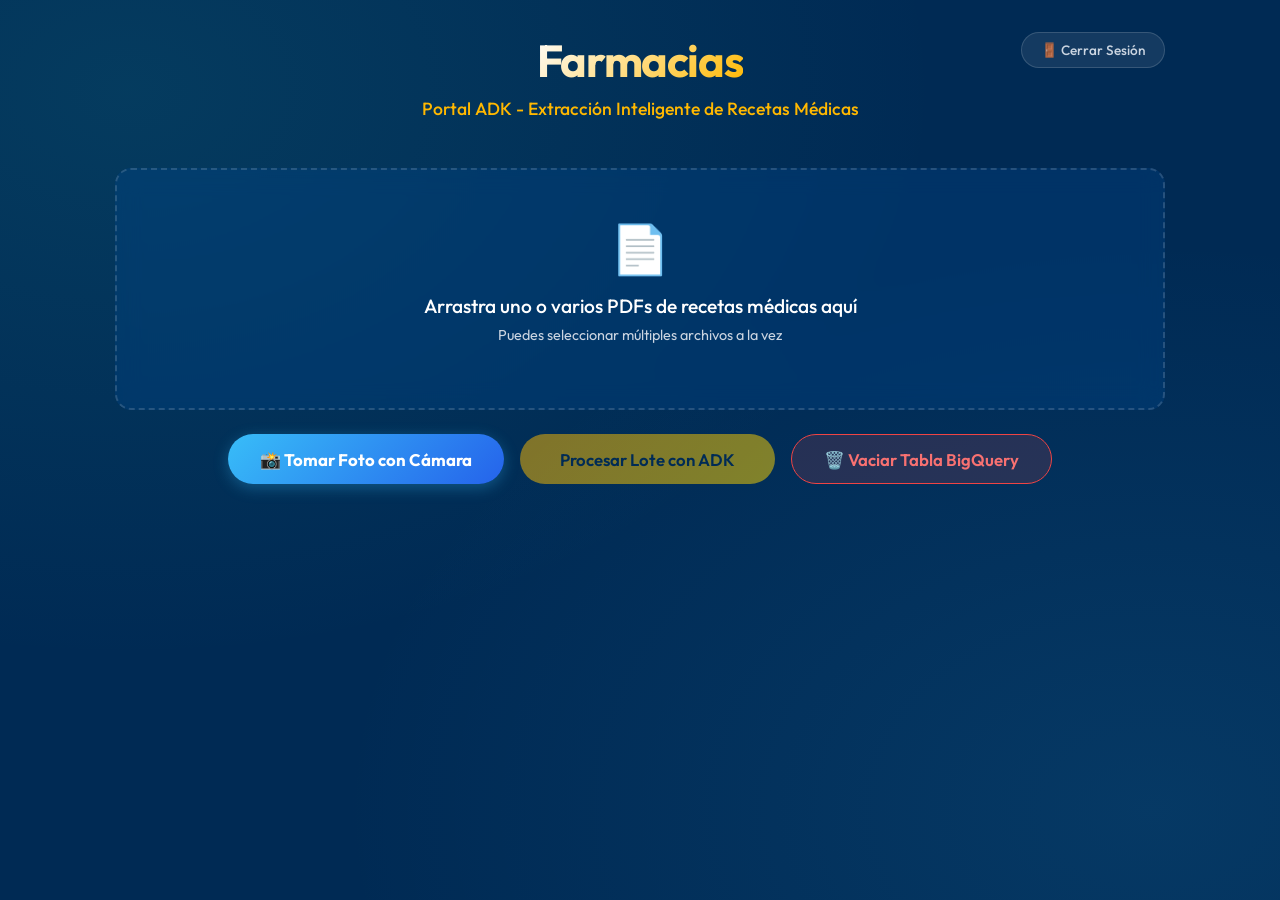
<file: RecetaMedica_Generico/templates/dashboard.html>
<!DOCTYPE html>
<html lang="es">
<head>
    <meta charset="UTF-8">
    <meta name="viewport" content="width=device-width, initial-scale=1.0">
    <title>ADK Portal - Extracción Inteligente por Lotes</title>
    <!-- Google Fonts -->
    <link rel="preconnect" href="https://fonts.googleapis.com">
    <link rel="preconnect" href="https://fonts.gstatic.com" crossorigin>
    <link href="https://fonts.googleapis.com/css2?family=Outfit:wght@300;400;500;600;700&display=swap" rel="stylesheet">
    <style>
        :root {
            --bg: #002a54;
            --surface: rgba(0, 75, 147, 0.3);
            --surface-card: rgba(0, 75, 147, 0.45);
            --border: rgba(255, 255, 255, 0.15);
            --border-hover: rgba(255, 184, 0, 0.6);
            --text-main: #ffffff;
            --text-muted: #cbd5e1;
            --primary: #ffb800;
            --primary-glow: rgba(255, 184, 0, 0.35);
            --accent: #38bdf8;
            --success: #34d399;
            --radius: 16px;
            --transition: all 0.3s cubic-bezier(0.4, 0, 0.2, 1);
        }

        * {
            box-sizing: border-box;
            margin: 0;
            padding: 0;
            font-family: 'Outfit', sans-serif;
        }

        body {
            background-color: var(--bg);
            color: var(--text-main);
            min-height: 100vh;
            display: flex;
            flex-direction: column;
            align-items: center;
            padding: 2rem 1rem;
            overflow-x: hidden;
            background-image: 
                radial-gradient(at 10% 10%, rgba(45, 212, 191, 0.1) 0px, transparent 50%),
                radial-gradient(at 90% 90%, rgba(56, 189, 248, 0.1) 0px, transparent 50%);
            background-attachment: fixed;
        }

        .container {
            width: 100%;
            max-width: 1050px;
            display: flex;
            flex-direction: column;
            gap: 2rem;
        }

        header {
            text-align: center;
            margin-bottom: 1rem;
        }

        h1 {
            font-size: 2.8rem;
            font-weight: 700;
            background: linear-gradient(135deg, #ffffff 0%, #ffb800 100%);
            -webkit-background-clip: text;
            -webkit-text-fill-color: transparent;
            margin-bottom: 0.5rem;
            letter-spacing: -0.03em;
        }

        .subtitle {
            color: var(--text-muted);
            font-size: 1.1rem;
            font-weight: 300;
        }

        /* Glassmorphism Upload Area */
        .upload-panel {
            background: var(--surface);
            backdrop-filter: blur(12px);
            -webkit-backdrop-filter: blur(12px);
            border: 2px dashed var(--border);
            border-radius: var(--radius);
            padding: 3rem 2rem;
            text-align: center;
            cursor: pointer;
            transition: var(--transition);
            position: relative;
            overflow: hidden;
            width: 100%;
        }

        .upload-panel:hover, .upload-panel.dragover {
            border-color: var(--primary);
            background: rgba(20, 29, 49, 0.85);
            box-shadow: 0 0 25px var(--primary-glow);
            transform: translateY(-2px);
        }

        .upload-icon {
            font-size: 3rem;
            margin-bottom: 1rem;
            display: inline-block;
            transition: var(--transition);
        }

        .upload-panel:hover .upload-icon {
            transform: scale(1.1);
        }

        .file-input {
            position: absolute;
            top: 0;
            left: 0;
            width: 100%;
            height: 100%;
            opacity: 0;
            cursor: pointer;
        }

        .file-list {
            margin-top: 1rem;
            font-weight: 500;
            color: var(--primary);
            display: flex;
            flex-direction: column;
            gap: 0.3rem;
            font-size: 0.95rem;
        }

        .btn-main {
            background: linear-gradient(135deg, var(--primary) 0%, #ffd700 100%);
            color: #002a54;
            border: none;
            padding: 0.85rem 2.5rem;
            font-size: 1.05rem;
            font-weight: 600;
            border-radius: 100px;
            cursor: pointer;
            transition: var(--transition);
            box-shadow: 0 4px 15px var(--primary-glow);
            margin-top: 1.5rem;
            display: inline-flex;
            align-items: center;
            gap: 0.5rem;
        }

        .btn-main:hover {
            transform: translateY(-2px);
            box-shadow: 0 6px 20px rgba(45, 212, 191, 0.4);
            filter: brightness(1.05);
        }

        .btn-main:disabled {
            opacity: 0.5;
            cursor: not-allowed;
            transform: none;
            box-shadow: none;
        }

        .btn-camera {
            background: linear-gradient(135deg, #38bdf8 0%, #2563eb 100%);
            color: #ffffff;
            border: none;
            padding: 0.85rem clamp(1.2rem, 3vw, 2rem);
            font-size: clamp(0.95rem, 3vw, 1.05rem);
            font-weight: 700;
            border-radius: 100px;
            cursor: pointer;
            transition: var(--transition);
            box-shadow: 0 4px 15px rgba(56, 189, 248, 0.3);
            display: inline-flex;
            align-items: center;
            gap: 0.5rem;
        }
        .btn-camera:hover { transform: translateY(-2px); filter: brightness(1.1); box-shadow: 0 6px 20px rgba(56, 189, 248, 0.5); }

        .btn-clear {
            background: rgba(239, 68, 68, 0.15);
            color: #f87171;
            border: 1px solid #ef4444;
            padding: 0.85rem 2rem;
            font-size: 1.05rem;
            font-weight: 600;
            border-radius: 100px;
            cursor: pointer;
            transition: var(--transition);
            display: inline-flex;
            align-items: center;
            gap: 0.5rem;
        }
        .btn-clear:hover {
            background: #ef4444;
            color: #ffffff;
            box-shadow: 0 4px 15px rgba(239, 68, 68, 0.4);
            transform: translateY(-2px);
        }

        .logout-btn {
            background: rgba(255, 255, 255, 0.08);
            border: 1px solid var(--border);
            color: var(--text-muted);
            padding: 0.5rem 1.2rem;
            border-radius: 100px;
            cursor: pointer;
            font-size: 0.85rem;
            font-weight: 500;
            transition: var(--transition);
        }

        .logout-btn:hover {
            background: rgba(239, 68, 68, 0.15);
            color: #f87171;
            border-color: #ef4444;
        }

        /* Spinner and Status */
        .loader-wrapper {
            display: none;
            flex-direction: column;
            align-items: center;
            gap: 1rem;
            margin: 2.5rem 0;
        }

        .spinner {
            width: 50px;
            height: 50px;
            border: 3px solid var(--border);
            border-top-color: var(--primary);
            border-radius: 50%;
            animation: spin 1s linear infinite;
            box-shadow: 0 0 15px var(--primary-glow);
        }

        @keyframes spin {
            to { transform: rotate(360deg); }
        }

        .status-text {
            color: var(--accent);
            font-weight: 500;
            font-size: 1.1rem;
            animation: pulse 2s cubic-bezier(0.4, 0, 0.6, 1) infinite;
        }

        @keyframes pulse {
            0%, 100% { opacity: 1; }
            50% { opacity: 0.5; }
        }

        /* Results Layout */
        .results-container {
            display: flex;
            flex-direction: column;
            gap: 2rem;
            width: 100%;
        }

        .results-header {
            font-size: 1.4rem;
            font-weight: 600;
            color: var(--primary);
            border-bottom: 1px solid var(--border);
            padding-bottom: 0.8rem;
            display: flex;
            align-items: center;
            justify-content: space-between;
        }

        .recipe-card {
            background: rgba(20, 28, 48, 0.6);
            border: 1px solid var(--border);
            border-radius: var(--radius);
            padding: 1.5rem;
            display: flex;
            flex-direction: column;
            gap: 1.25rem;
            animation: fadeIn 0.5s ease-out forwards;
            box-shadow: 0 8px 25px rgba(0,0,0,0.15);
        }

        @keyframes fadeIn {
            from { opacity: 0; transform: translateY(15px); }
            to { opacity: 1; transform: translateY(0); }
        }

        .recipe-card-header {
            display: flex;
            justify-content: space-between;
            align-items: center;
            font-size: 1.1rem;
            font-weight: 600;
            color: var(--accent);
            border-bottom: 1px solid rgba(255,255,255,0.04);
            padding-bottom: 0.75rem;
        }

        .grid-info {
            display: grid;
            grid-template-columns: repeat(auto-fit, minmax(200px, 1fr));
            gap: 1rem;
        }

        .info-card {
            background: var(--surface-card);
            border: 1px solid rgba(255,255,255,0.03);
            border-radius: 10px;
            padding: 1rem;
        }

        .info-label {
            font-size: 0.75rem;
            color: var(--text-muted);
            text-transform: uppercase;
            letter-spacing: 0.05em;
            margin-bottom: 0.3rem;
            font-weight: 500;
        }

        .info-value {
            font-size: 1.1rem;
            font-weight: 600;
            color: var(--text-main);
        }

        /* Table Styling */
        .table-container {
            border: 1px solid rgba(255,255,255,0.05);
            border-radius: 12px;
            overflow-x: auto;
            background: rgba(13, 18, 30, 0.5);
            width: 100%;
        }

        .table-title {
            background: rgba(255,255,255,0.02);
            padding: 0.75rem 1.25rem;
            font-size: 0.85rem;
            font-weight: 600;
            color: var(--text-muted);
            border-bottom: 1px solid rgba(255,255,255,0.04);
        }

        .badge-bq {
            background: rgba(52, 211, 153, 0.15);
            color: var(--success);
            border: 1px solid rgba(52, 211, 153, 0.3);
            padding: 0.25rem 0.75rem;
            border-radius: 100px;
            font-size: 0.75rem;
            font-weight: 600;
        }

        .badge-err {
            background: rgba(239, 68, 68, 0.15);
            color: #f87171;
            border: 1px solid rgba(239, 68, 68, 0.3);
            padding: 0.25rem 0.75rem;
            border-radius: 100px;
            font-size: 0.75rem;
            font-weight: 600;
        }

        table {
            width: 100%;
            border-collapse: collapse;
            text-align: left;
        }

        th {
            padding: 0.75rem 1.25rem;
            color: var(--text-muted);
            font-size: 0.8rem;
            font-weight: 500;
            text-transform: uppercase;
            letter-spacing: 0.05em;
            border-bottom: 1px solid rgba(255,255,255,0.04);
            background: rgba(0,0,0,0.15);
        }

        td {
            padding: 0.85rem 1.25rem;
            border-bottom: 1px solid rgba(255,255,255,0.02);
            color: var(--text-main);
            font-size: 0.9rem;
        }

        tr:last-child td {
            border-bottom: none;
        }

        .bq-log {
            font-size: 0.85rem;
            color: var(--success);
            background: rgba(52, 211, 153, 0.05);
            padding: 0.75rem 1rem;
            border-radius: 8px;
            border-left: 3px solid var(--success);
        }

        .bq-log-err {
            font-size: 0.85rem;
            color: #f87171;
            background: rgba(239, 68, 68, 0.05);
            padding: 0.75rem 1rem;
            border-radius: 8px;
            border-left: 3px solid #ef4444;
        }
    </style>
</head>
<body>

<div class="container">
    <header style="position: relative; display: flex; flex-direction: column; align-items: center;">
        <button id="logoutBtn" class="logout-btn" style="position: absolute; top: 0; right: 0; display: inline-flex; align-items: center; gap: 0.4rem;">🚪 Cerrar Sesión</button>
        <h1>Farmacias </h1>
        <p class="subtitle" style="color: var(--primary); font-weight: 500;">Portal ADK - Extracción Inteligente de Recetas Médicas</p>
    </header>

    <main style="display: flex; flex-direction: column; align-items: center; width: 100%;">
        <!-- Área de Carga Múltiple -->
        <div class="upload-panel" id="dropZone">
            <input type="file" id="fileInput" class="file-input" accept=".pdf" multiple>
            <span class="upload-icon">📄</span>
            <p style="font-size: 1.2rem; font-weight: 500; margin-bottom: 0.5rem;">Arrastra uno o varios PDFs de recetas médicas aquí</p>
            <p style="color: var(--text-muted); font-size: 0.9rem;">Puedes seleccionar múltiples archivos a la vez</p>
            <div class="file-list" id="fileListDisplay"></div>
        </div>
        
        <div style="display: flex; gap: 1rem; margin-top: 1.5rem; flex-wrap: wrap; justify-content: center; width: 100%;">
            <button class="btn-camera" id="btnCamera" style="margin-top: 0;">📸 Tomar Foto con Cámara</button>
            <button class="btn-main" id="uploadBtn" style="margin-top: 0;" disabled>Procesar Lote con ADK</button>
            <button class="btn-clear" id="clearTableBtn" style="margin-top: 0;">🗑️ Vaciar Tabla BigQuery</button>
        </div>
        <input type="file" id="cameraInput" accept="image/*" capture="environment" style="display: none;">

        <!-- Animación de Carga -->
        <div class="loader-wrapper" id="loader">
            <div class="spinner"></div>
            <div class="status-text" id="statusText">Procesando lote de recetas con Gemini e insertando en BigQuery...</div>
        </div>

        <!-- Visualización Dinámica de Resultados -->
        <div class="results-container" id="resultsContainer" style="display: none;">
            <div class="results-header">
                <span id="resultsTitle">Resultados del Procesamiento</span>
                <span style="font-size: 0.9rem; color: var(--text-muted);" id="resultsSummary"></span>
            </div>
            <div id="recipesCardsArea" style="display: flex; flex-direction: column; gap: 1.5rem;"></div>
        </div>
    </main>
</div>

<script>
    const dropZone = document.getElementById('dropZone');
    const fileInput = document.getElementById('fileInput');
    const fileListDisplay = document.getElementById('fileListDisplay');
    const uploadBtn = document.getElementById('uploadBtn');
    const loader = document.getElementById('loader');
    const resultsContainer = document.getElementById('resultsContainer');
    const recipesCardsArea = document.getElementById('recipesCardsArea');
    const resultsTitle = document.getElementById('resultsTitle');
    const resultsSummary = document.getElementById('resultsSummary');

    // Evitar comportamiento por defecto en toda la ventana
    ['dragenter', 'dragover', 'dragleave', 'drop'].forEach(eventName => {
        dropZone.addEventListener(eventName, preventDefaults, false);
    });

    function preventDefaults(e) {
        e.preventDefault();
        e.stopPropagation();
    }

    ['dragenter', 'dragover'].forEach(eventName => {
        dropZone.addEventListener(eventName, () => dropZone.classList.add('dragover'), false);
    });

    ['dragleave', 'drop'].forEach(eventName => {
        dropZone.addEventListener(eventName, () => dropZone.classList.remove('dragover'), false);
    });

    dropZone.addEventListener('drop', handleDrop, false);
    fileInput.addEventListener('change', handleFiles, false);

    const btnCamera = document.getElementById('btnCamera');
    const cameraInput = document.getElementById('cameraInput');
    btnCamera.addEventListener('click', (e) => {
        e.stopPropagation();
        cameraInput.click();
    });
    cameraInput.addEventListener('change', () => {
        if (cameraInput.files.length) {
            selectedFiles.push(cameraInput.files[0]);
            actualizarVistaArchivos();
        }
    });

    let selectedFiles = [];

    function handleDrop(e) {
        const dt = e.dataTransfer;
        if (dt.files.length) {
            const newFiles = Array.from(dt.files);
            selectedFiles = [...selectedFiles, ...newFiles];
            actualizarVistaArchivos();
        }
    }

    function handleFiles() {
        const newFiles = Array.from(fileInput.files);
        selectedFiles = [...selectedFiles, ...newFiles];
        actualizarVistaArchivos();
    }

    function actualizarVistaArchivos() {
        fileListDisplay.innerHTML = '';
        
        if (selectedFiles.length) {
            const countText = document.createElement('div');
            countText.style.color = 'var(--text-main)';
            countText.style.fontWeight = '600';
            countText.style.marginBottom = '0.5rem';
            countText.textContent = `📁 ${selectedFiles.length} archivo(s) listo(s) para extraer:`;
            fileListDisplay.appendChild(countText);

            // Listar hasta 5 nombres y un resumen si hay más
            selectedFiles.slice(0, 5).forEach(file => {
                const item = document.createElement('div');
                item.style.color = 'var(--primary)';
                item.textContent = `• ${file.name}`;
                fileListDisplay.appendChild(item);
            });

            if (selectedFiles.length > 5) {
                const extra = document.createElement('div');
                extra.style.color = 'var(--text-muted)';
                extra.textContent = `...y ${selectedFiles.length - 5} archivo(s) más.`;
                fileListDisplay.appendChild(extra);
            }

            uploadBtn.disabled = false;
            uploadBtn.textContent = `Procesar ${selectedFiles.length} Receta(s) con ADK`;
        } else {
            uploadBtn.disabled = true;
            uploadBtn.textContent = 'Procesar Lote con ADK';
        }
    }

    uploadBtn.addEventListener('click', async () => {
        if (!selectedFiles.length) return;

        // Resetear vista
        resultsContainer.style.display = 'none';
        recipesCardsArea.innerHTML = '';
        loader.style.display = 'flex';
        uploadBtn.disabled = true;
        dropZone.style.pointerEvents = 'none';
        dropZone.style.opacity = '0.5';

        const formData = new FormData();
        selectedFiles.forEach(file => {
            formData.append('archivos', file);
        });

        try {
            const response = await fetch('/api/procesar_lote', {
                method: 'POST',
                body: formData
            });

            const data = await response.json();

            if (response.ok) {
                renderBatchResults(data);
            } else {
                alert(`Error en el servidor: ${data.message || 'Fallo general'}`);
            }
        } catch (error) {
            alert(`Error de red: ${error.message}`);
        } finally {
            loader.style.display = 'none';
            uploadBtn.disabled = false;
            dropZone.style.pointerEvents = 'auto';
            dropZone.style.opacity = '1';
        }
    });

    const clearTableBtn = document.getElementById('clearTableBtn');
    clearTableBtn.addEventListener('click', async () => {
        if (!confirm('⚠️ ¿Estás absolutamente seguro de vaciar todos los registros de prescripciones de prueba en BigQuery?')) return;
        
        clearTableBtn.disabled = true;
        const originalText = clearTableBtn.innerHTML;
        clearTableBtn.innerHTML = '⏳ Limpiando tabla...';

        try {
            const res = await fetch('/api/limpiar_tabla', { method: 'POST' });
            const data = await res.json();
            if (res.ok && data.status === 'success') {
                alert('✅ ¡La tabla de BigQuery ha sido limpiada exitosamente!');
                resultsContainer.style.display = 'none';
                recipesCardsArea.innerHTML = '';
            } else {
                alert(`❌ Error al limpiar la tabla: ${data.message}`);
            }
        } catch (e) {
            alert(`❌ Error de red: ${e.message}`);
        } finally {
            clearTableBtn.disabled = false;
            clearTableBtn.innerHTML = originalText;
        }
    });

    function renderBatchResults(resList) {
        resultsTitle.textContent = `Lote Procesado (${resList.length} archivo(s))`;
        const exitosos = resList.filter(r => r.status === 'success').length;
        resultsSummary.textContent = `${exitosos} guardado(s) en BigQuery | ${resList.length - exitosos} con error`;
        
        resList.forEach((res, idx) => {
            const card = document.createElement('div');
            card.className = 'recipe-card';

            const isSuccess = res.status === 'success';
            const badge = isSuccess ? 
                '<span class="badge-bq">✓ Guardado en BigQuery</span>' : 
                '<span class="badge-err">✕ Error en Procesamiento</span>';

            let infoHtml = '';
            let tableHtml = '';

            if (isSuccess && res.data) {
                const rec = res.data;
                infoHtml = `
                    <div class="grid-info">
                        <div class="info-card">
                            <div class="info-label">Paciente</div>
                            <div class="info-value">${rec.nombre_paciente || '-'}</div>
                        </div>
                        <div class="info-card">
                            <div class="info-label">Médico</div>
                            <div class="info-value">${rec.nombre_medico || '-'}</div>
                        </div>
                        <div class="info-card">
                            <div class="info-label">Fecha</div>
                            <div class="info-value">${rec.fecha || '-'}</div>
                        </div>
                        <div class="info-card">
                            <div class="info-label">Diagnóstico</div>
                            <div class="info-value">${rec.diagnostico || '-'}</div>
                        </div>
                    </div>
                `;

                let medRows = '';
                if (rec.medicamentos && rec.medicamentos.length) {
                    rec.medicamentos.forEach(m => {
                        medRows += `
                            <tr>
                                <td style="font-weight:500; color:var(--primary);">${m.nombre || '-'}</td>
                                <td>${m.dosis || '-'}</td>
                                <td>${m.frecuencia || '-'}</td>
                                <td>${m.duracion || '-'}</td>
                            </tr>
                        `;
                    });
                } else {
                    medRows = '<tr><td colspan="4" style="text-align:center; color:var(--text-muted);">No se hallaron medicamentos detallados</td></tr>';
                }

                let clinicasSugeridas = rec.clinicas_sugeridas || ['Clínica  Central'];
                let clinicasOptions = clinicasSugeridas.map(c => `<option value="${c}">${c}</option>`).join('');
                let clinicaBoxHtml = `
                    <div class="clinica-box" style="background: rgba(255,184,0,0.1); border: 1px solid var(--primary); border-radius: 12px; padding: 1rem; margin-bottom: 1.5rem;">
                        <div style="font-weight: 700; color: var(--primary); margin-bottom: 0.5rem;">🏥 Inferencia de Clínica (Sugerida por IA)</div>
                        <p style="font-size: 0.85rem; color: var(--text-muted); margin-bottom: 0.5rem;">Basándose en el historial del doctor prescriptor, elija el consultorio:</p>
                        <select class="combo-clinica" style="width: 100%; padding: 0.6rem 1rem; background: #001b38; color: #fff; border: 1px solid var(--primary); border-radius: 8px; font-size: 0.95rem; margin-bottom: 0.5rem;">
                            ${clinicasOptions}
                        </select>
                        <button style="background: var(--primary); color: #002a54; font-weight: 700; padding: 0.4rem 1.2rem; border: none; border-radius: 100px; cursor: pointer; font-size: 0.85rem; margin-top: 0.5rem;" onclick="confirmarClinicaSeleccion(this, '${res.archivo}')">Confirmar Centro Clínico</button>
                        <span class="status-clinica" style="margin-left: 0.8rem; font-size: 0.85rem; color: var(--success); font-weight: 600;"></span>
                    </div>
                `;

                tableHtml = `
                    ${clinicaBoxHtml}
                    <div class="table-container">
                        <div class="table-title">Listado de Medicamentos Prescritos</div>
                        <table>
                            <thead>
                                <tr>
                                    <th>Medicamento</th>
                                    <th>Dosis</th>
                                    <th>Frecuencia</th>
                                    <th>Duración</th>
                                </tr>
                            </thead>
                            <tbody>${medRows}</tbody>
                        </table>
                    </div>
                `;
            }

            const logClass = isSuccess ? 'bq-log' : 'bq-log-err';

            card.innerHTML = `
                <div class="recipe-card-header">
                    <span>📄 Archivo: ${res.archivo}</span>
                    ${badge}
                </div>
                ${infoHtml}
                ${tableHtml}
                <div class="${logClass}">${res.message}</div>
            `;

            recipesCardsArea.appendChild(card);
        });

        resultsContainer.style.display = 'flex';
    }

    async function confirmarClinicaSeleccion(btn, archivo) {
        const container = btn.parentElement;
        const select = container.querySelector('.combo-clinica');
        const status = container.querySelector('.status-clinica');
        btn.disabled = true;
        btn.textContent = '⏳ Sincronizando con BigQuery...';

        const formData = new FormData();
        formData.append('archivo', archivo);
        formData.append('clinica', select.value);

        try {
            const res = await fetch('/api/confirmar_clinica', { method: 'POST', body: formData });
            const data = await res.json();
            if (res.ok && data.status === 'success') {
                status.textContent = `✓ Confirmado en BigQuery: ${select.value}`;
                btn.textContent = '✓ Selección Guardada';
                btn.disabled = true;
                btn.style.opacity = '0.6';
                btn.style.cursor = 'default';
                select.disabled = true;
            } else {
                alert(`Error al guardar en BigQuery: ${data.message}`);
                btn.disabled = false;
                btn.textContent = 'Confirmar Centro Clínico';
            }
        } catch (e) {
            alert(`Error de conexión: ${e.message}`);
            btn.disabled = false;
            btn.textContent = 'Confirmar Centro Clínico';
        }
    }

    const logoutBtn = document.getElementById('logoutBtn');
    if (logoutBtn) {
        logoutBtn.addEventListener('click', async () => {
            if (!confirm('¿Seguro que desea cerrar sesión?')) return;
            try {
                const res = await fetch('/api/logout', { method: 'POST' });
                if (res.ok) {
                    window.location.reload();
                } else {
                    alert('Error al cerrar sesión');
                }
            } catch (e) {
                alert('Error de conexión al cerrar sesión');
            }
        });
    }
</script>
</body>
</html>
</file>
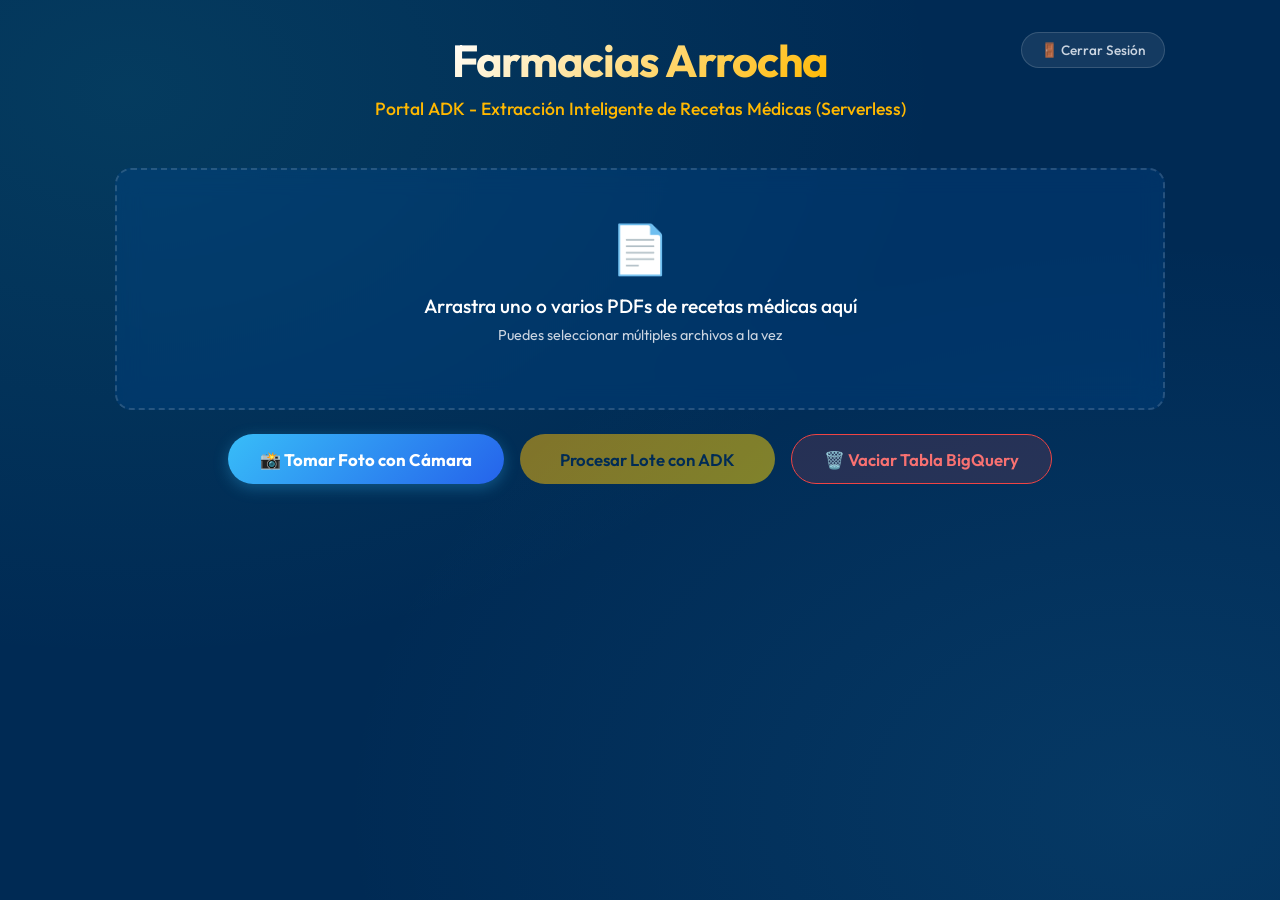
<file: RecetaMedica_Generico/templates/dashboard_serverless.html>
<!DOCTYPE html>
<html lang="es">
<head>
    <meta charset="UTF-8">
    <meta name="viewport" content="width=device-width, initial-scale=1.0">
    <title>ADK Portal - Extracción Inteligente por Lotes (Serverless)</title>
    <!-- Google Fonts -->
    <link rel="preconnect" href="https://fonts.googleapis.com">
    <link rel="preconnect" href="https://fonts.gstatic.com" crossorigin>
    <link href="https://fonts.googleapis.com/css2?family=Outfit:wght@300;400;500;600;700&display=swap" rel="stylesheet">
    <style>
        :root {
            --bg: #002a54;
            --surface: rgba(0, 75, 147, 0.3);
            --surface-card: rgba(0, 75, 147, 0.45);
            --border: rgba(255, 255, 255, 0.15);
            --border-hover: rgba(255, 184, 0, 0.6);
            --text-main: #ffffff;
            --text-muted: #cbd5e1;
            --primary: #ffb800;
            --primary-glow: rgba(255, 184, 0, 0.35);
            --accent: #38bdf8;
            --success: #34d399;
            --radius: 16px;
            --transition: all 0.3s cubic-bezier(0.4, 0, 0.2, 1);
        }

        * {
            box-sizing: border-box;
            margin: 0;
            padding: 0;
            font-family: 'Outfit', sans-serif;
        }

        body {
            background-color: var(--bg);
            color: var(--text-main);
            min-height: 100vh;
            display: flex;
            flex-direction: column;
            align-items: center;
            padding: 2rem 1rem;
            overflow-x: hidden;
            background-image: 
                radial-gradient(at 10% 10%, rgba(45, 212, 191, 0.1) 0px, transparent 50%),
                radial-gradient(at 90% 90%, rgba(56, 189, 248, 0.1) 0px, transparent 50%);
            background-attachment: fixed;
        }

        .container {
            width: 100%;
            max-width: 1050px;
            display: flex;
            flex-direction: column;
            gap: 2rem;
        }

        header {
            text-align: center;
            margin-bottom: 1rem;
        }

        h1 {
            font-size: 2.8rem;
            font-weight: 700;
            background: linear-gradient(135deg, #ffffff 0%, #ffb800 100%);
            -webkit-background-clip: text;
            -webkit-text-fill-color: transparent;
            margin-bottom: 0.5rem;
            letter-spacing: -0.03em;
        }

        .subtitle {
            color: var(--text-muted);
            font-size: 1.1rem;
            font-weight: 300;
        }

        /* Glassmorphism Upload Area */
        .upload-panel {
            background: var(--surface);
            backdrop-filter: blur(12px);
            -webkit-backdrop-filter: blur(12px);
            border: 2px dashed var(--border);
            border-radius: var(--radius);
            padding: 3rem 2rem;
            text-align: center;
            cursor: pointer;
            transition: var(--transition);
            position: relative;
            overflow: hidden;
            width: 100%;
        }

        .upload-panel:hover, .upload-panel.dragover {
            border-color: var(--primary);
            background: rgba(20, 29, 49, 0.85);
            box-shadow: 0 0 25px var(--primary-glow);
            transform: translateY(-2px);
        }

        .upload-icon {
            font-size: 3rem;
            margin-bottom: 1rem;
            display: inline-block;
            transition: var(--transition);
        }

        .upload-panel:hover .upload-icon {
            transform: scale(1.1);
        }

        .file-input {
            position: absolute;
            top: 0;
            left: 0;
            width: 100%;
            height: 100%;
            opacity: 0;
            cursor: pointer;
        }

        .file-list {
            margin-top: 1rem;
            font-weight: 500;
            color: var(--primary);
            display: flex;
            flex-direction: column;
            gap: 0.3rem;
            font-size: 0.95rem;
        }

        .btn-main {
            background: linear-gradient(135deg, var(--primary) 0%, #ffd700 100%);
            color: #002a54;
            border: none;
            padding: 0.85rem 2.5rem;
            font-size: 1.05rem;
            font-weight: 600;
            border-radius: 100px;
            cursor: pointer;
            transition: var(--transition);
            box-shadow: 0 4px 15px var(--primary-glow);
            margin-top: 1.5rem;
            display: inline-flex;
            align-items: center;
            gap: 0.5rem;
        }

        .btn-main:hover {
            transform: translateY(-2px);
            box-shadow: 0 6px 20px rgba(45, 212, 191, 0.4);
            filter: brightness(1.05);
        }

        .btn-main:disabled {
            opacity: 0.5;
            cursor: not-allowed;
            transform: none;
            box-shadow: none;
        }

        .btn-camera {
            background: linear-gradient(135deg, #38bdf8 0%, #2563eb 100%);
            color: #ffffff;
            border: none;
            padding: 0.85rem clamp(1.2rem, 3vw, 2rem);
            font-size: clamp(0.95rem, 3vw, 1.05rem);
            font-weight: 700;
            border-radius: 100px;
            cursor: pointer;
            transition: var(--transition);
            box-shadow: 0 4px 15px rgba(56, 189, 248, 0.3);
            display: inline-flex;
            align-items: center;
            gap: 0.5rem;
        }
        .btn-camera:hover { transform: translateY(-2px); filter: brightness(1.1); box-shadow: 0 6px 20px rgba(56, 189, 248, 0.5); }

        .btn-clear {
            background: rgba(239, 68, 68, 0.15);
            color: #f87171;
            border: 1px solid #ef4444;
            padding: 0.85rem 2rem;
            font-size: 1.05rem;
            font-weight: 600;
            border-radius: 100px;
            cursor: pointer;
            transition: var(--transition);
            display: inline-flex;
            align-items: center;
            gap: 0.5rem;
        }
        .btn-clear:hover {
            background: #ef4444;
            color: #ffffff;
            box-shadow: 0 4px 15px rgba(239, 68, 68, 0.4);
            transform: translateY(-2px);
        }

        .logout-btn {
            background: rgba(255, 255, 255, 0.08);
            border: 1px solid var(--border);
            color: var(--text-muted);
            padding: 0.5rem 1.2rem;
            border-radius: 100px;
            cursor: pointer;
            font-size: 0.85rem;
            font-weight: 500;
            transition: var(--transition);
        }

        .logout-btn:hover {
            background: rgba(239, 68, 68, 0.15);
            color: #f87171;
            border-color: #ef4444;
        }

        /* Spinner and Status */
        .loader-wrapper {
            display: none;
            flex-direction: column;
            align-items: center;
            gap: 1rem;
            margin: 2.5rem 0;
        }

        .spinner {
            width: 50px;
            height: 50px;
            border: 3px solid var(--border);
            border-top-color: var(--primary);
            border-radius: 50%;
            animation: spin 1s linear infinite;
            box-shadow: 0 0 15px var(--primary-glow);
        }

        @keyframes spin {
            to { transform: rotate(360deg); }
        }

        .status-text {
            color: var(--accent);
            font-weight: 500;
            font-size: 1.1rem;
            animation: pulse 2s cubic-bezier(0.4, 0, 0.6, 1) infinite;
        }

        @keyframes pulse {
            0%, 100% { opacity: 1; }
            50% { opacity: 0.5; }
        }

        /* Results Layout */
        .results-container {
            display: flex;
            flex-direction: column;
            gap: 2rem;
            width: 100%;
        }

        .results-header {
            font-size: 1.4rem;
            font-weight: 600;
            color: var(--primary);
            border-bottom: 1px solid var(--border);
            padding-bottom: 0.8rem;
            display: flex;
            align-items: center;
            justify-content: space-between;
        }

        .recipe-card {
            background: rgba(20, 28, 48, 0.6);
            border: 1px solid var(--border);
            border-radius: var(--radius);
            padding: 1.5rem;
            display: flex;
            flex-direction: column;
            gap: 1.25rem;
            animation: fadeIn 0.5s ease-out forwards;
            box-shadow: 0 8px 25px rgba(0,0,0,0.15);
        }

        @keyframes fadeIn {
            from { opacity: 0; transform: translateY(15px); }
            to { opacity: 1; transform: translateY(0); }
        }

        .recipe-card-header {
            display: flex;
            justify-content: space-between;
            align-items: center;
            font-size: 1.1rem;
            font-weight: 600;
            color: var(--accent);
            border-bottom: 1px solid rgba(255,255,255,0.04);
            padding-bottom: 0.75rem;
        }

        .grid-info {
            display: grid;
            grid-template-columns: repeat(auto-fit, minmax(200px, 1fr));
            gap: 1rem;
        }

        .info-card {
            background: var(--surface-card);
            border: 1px solid rgba(255,255,255,0.03);
            border-radius: 10px;
            padding: 1rem;
        }

        .info-label {
            font-size: 0.75rem;
            color: var(--text-muted);
            text-transform: uppercase;
            letter-spacing: 0.05em;
            margin-bottom: 0.3rem;
            font-weight: 500;
        }

        .info-value {
            font-size: 1.1rem;
            font-weight: 600;
            color: var(--text-main);
        }

        /* Table Styling */
        .table-container {
            border: 1px solid rgba(255,255,255,0.05);
            border-radius: 12px;
            overflow-x: auto;
            background: rgba(13, 18, 30, 0.5);
            width: 100%;
        }

        .table-title {
            background: rgba(255,255,255,0.02);
            padding: 0.75rem 1.25rem;
            font-size: 0.85rem;
            font-weight: 600;
            color: var(--text-muted);
            border-bottom: 1px solid rgba(255,255,255,0.04);
        }

        .badge-bq {
            background: rgba(52, 211, 153, 0.15);
            color: var(--success);
            border: 1px solid rgba(52, 211, 153, 0.3);
            padding: 0.25rem 0.75rem;
            border-radius: 100px;
            font-size: 0.75rem;
            font-weight: 600;
        }

        .badge-err {
            background: rgba(239, 68, 68, 0.15);
            color: #f87171;
            border: 1px solid rgba(239, 68, 68, 0.3);
            padding: 0.25rem 0.75rem;
            border-radius: 100px;
            font-size: 0.75rem;
            font-weight: 600;
        }

        table {
            width: 100%;
            border-collapse: collapse;
            text-align: left;
        }

        th {
            padding: 0.75rem 1.25rem;
            color: var(--text-muted);
            font-size: 0.8rem;
            font-weight: 500;
            text-transform: uppercase;
            letter-spacing: 0.05em;
            border-bottom: 1px solid rgba(255,255,255,0.04);
            background: rgba(0,0,0,0.15);
        }

        td {
            padding: 0.85rem 1.25rem;
            border-bottom: 1px solid rgba(255,255,255,0.02);
            color: var(--text-main);
            font-size: 0.9rem;
        }

        tr:last-child td {
            border-bottom: none;
        }

        .bq-log {
            font-size: 0.85rem;
            color: var(--success);
            background: rgba(52, 211, 153, 0.05);
            padding: 0.75rem 1rem;
            border-radius: 8px;
            border-left: 3px solid var(--success);
        }

        .bq-log-err {
            font-size: 0.85rem;
            color: #f87171;
            background: rgba(239, 68, 68, 0.05);
            padding: 0.75rem 1rem;
            border-radius: 8px;
            border-left: 3px solid #ef4444;
        }
    </style>
</head>
<body>

<div class="container">
    <header style="position: relative; display: flex; flex-direction: column; align-items: center;">
        <button id="logoutBtn" class="logout-btn" style="position: absolute; top: 0; right: 0; display: inline-flex; align-items: center; gap: 0.4rem;">🚪 Cerrar Sesión</button>
        <h1>Farmacias Arrocha</h1>
        <p class="subtitle" style="color: var(--primary); font-weight: 500;">Portal ADK - Extracción Inteligente de Recetas Médicas (Serverless)</p>
    </header>

    <main style="display: flex; flex-direction: column; align-items: center; width: 100%;">
        <!-- Área de Carga Múltiple -->
        <div class="upload-panel" id="dropZone">
            <input type="file" id="fileInput" class="file-input" accept=".pdf" multiple>
            <span class="upload-icon">📄</span>
            <p style="font-size: 1.2rem; font-weight: 500; margin-bottom: 0.5rem;">Arrastra uno o varios PDFs de recetas médicas aquí</p>
            <p style="color: var(--text-muted); font-size: 0.9rem;">Puedes seleccionar múltiples archivos a la vez</p>
            <div class="file-list" id="fileListDisplay"></div>
        </div>
        
        <div style="display: flex; gap: 1rem; margin-top: 1.5rem; flex-wrap: wrap; justify-content: center; width: 100%;">
            <button class="btn-camera" id="btnCamera" style="margin-top: 0;">📸 Tomar Foto con Cámara</button>
            <button class="btn-main" id="uploadBtn" style="margin-top: 0;" disabled>Procesar Lote con ADK</button>
            <button class="btn-clear" id="clearTableBtn" style="margin-top: 0;">🗑️ Vaciar Tabla BigQuery</button>
        </div>
        <input type="file" id="cameraInput" accept="image/*" capture="environment" style="display: none;">

        <!-- Animación de Carga -->
        <div class="loader-wrapper" id="loader">
            <div class="spinner"></div>
            <div class="status-text" id="statusText">Procesando lote de recetas con Gemini e insertando en BigQuery...</div>
        </div>

        <!-- Visualización Dinámica de Resultados -->
        <div class="results-container" id="resultsContainer" style="display: none;">
            <div class="results-header">
                <span id="resultsTitle">Resultados del Procesamiento</span>
                <span style="font-size: 0.9rem; color: var(--text-muted);" id="resultsSummary"></span>
            </div>
            <div id="recipesCardsArea" style="display: flex; flex-direction: column; gap: 1.5rem;"></div>
        </div>
    </main>
</div>

<script>
    const dropZone = document.getElementById('dropZone');
    const fileInput = document.getElementById('fileInput');
    const fileListDisplay = document.getElementById('fileListDisplay');
    const uploadBtn = document.getElementById('uploadBtn');
    const loader = document.getElementById('loader');
    const resultsContainer = document.getElementById('resultsContainer');
    const recipesCardsArea = document.getElementById('recipesCardsArea');
    const resultsTitle = document.getElementById('resultsTitle');
    const resultsSummary = document.getElementById('resultsSummary');

    // Evitar comportamiento por defecto en toda la ventana
    ['dragenter', 'dragover', 'dragleave', 'drop'].forEach(eventName => {
        dropZone.addEventListener(eventName, preventDefaults, false);
    });

    function preventDefaults(e) {
        e.preventDefault();
        e.stopPropagation();
    }

    ['dragenter', 'dragover'].forEach(eventName => {
        dropZone.addEventListener(eventName, () => dropZone.classList.add('dragover'), false);
    });

    ['dragleave', 'drop'].forEach(eventName => {
        dropZone.addEventListener(eventName, () => dropZone.classList.remove('dragover'), false);
    });

    dropZone.addEventListener('drop', handleDrop, false);
    fileInput.addEventListener('change', handleFiles, false);

    const btnCamera = document.getElementById('btnCamera');
    const cameraInput = document.getElementById('cameraInput');
    btnCamera.addEventListener('click', (e) => {
        e.stopPropagation();
        cameraInput.click();
    });
    cameraInput.addEventListener('change', () => {
        if (cameraInput.files.length) {
            selectedFiles.push(cameraInput.files[0]);
            actualizarVistaArchivos();
        }
    });

    let selectedFiles = [];

    function handleDrop(e) {
        const dt = e.dataTransfer;
        if (dt.files.length) {
            const newFiles = Array.from(dt.files);
            selectedFiles = [...selectedFiles, ...newFiles];
            actualizarVistaArchivos();
        }
    }

    function handleFiles() {
        const newFiles = Array.from(fileInput.files);
        selectedFiles = [...selectedFiles, ...newFiles];
        actualizarVistaArchivos();
    }

    function actualizarVistaArchivos() {
        fileListDisplay.innerHTML = '';
        
        if (selectedFiles.length) {
            const countText = document.createElement('div');
            countText.style.color = 'var(--text-main)';
            countText.style.fontWeight = '600';
            countText.style.marginBottom = '0.5rem';
            countText.textContent = `📁 ${selectedFiles.length} archivo(s) listo(s) para extraer:`;
            fileListDisplay.appendChild(countText);

            // Listar hasta 5 nombres y un resumen si hay más
            selectedFiles.slice(0, 5).forEach(file => {
                const item = document.createElement('div');
                item.style.color = 'var(--primary)';
                item.textContent = `• ${file.name}`;
                fileListDisplay.appendChild(item);
            });

            if (selectedFiles.length > 5) {
                const extra = document.createElement('div');
                extra.style.color = 'var(--text-muted)';
                extra.textContent = `...y ${selectedFiles.length - 5} archivo(s) más.`;
                fileListDisplay.appendChild(extra);
            }

            uploadBtn.disabled = false;
            uploadBtn.textContent = `Procesar ${selectedFiles.length} Receta(s) con ADK`;
        } else {
            uploadBtn.disabled = true;
            uploadBtn.textContent = 'Procesar Lote con ADK';
        }
    }

    uploadBtn.addEventListener('click', async () => {
        if (!selectedFiles.length) return;

        // Resetear vista
        resultsContainer.style.display = 'none';
        recipesCardsArea.innerHTML = '';
        loader.style.display = 'flex';
        uploadBtn.disabled = true;
        dropZone.style.pointerEvents = 'none';
        dropZone.style.opacity = '0.5';

        const formData = new FormData();
        selectedFiles.forEach(file => {
            formData.append('archivos', file);
        });

        try {
            const response = await fetch(window.location.href, {
                method: 'POST',
                body: formData
            });

            const data = await response.json();

            if (response.ok) {
                renderBatchResults(data);
            } else {
                alert(`Error en el servidor: ${data.message || 'Fallo general'}`);
            }
        } catch (error) {
            alert(`Error de red: ${error.message}`);
        } finally {
            loader.style.display = 'none';
            uploadBtn.disabled = false;
            dropZone.style.pointerEvents = 'auto';
            dropZone.style.opacity = '1';
        }
    });

    const clearTableBtn = document.getElementById('clearTableBtn');
    clearTableBtn.addEventListener('click', async () => {
        if (!confirm('⚠️ ¿Estás absolutamente seguro de vaciar todos los registros de prescripciones de prueba en BigQuery?')) return;
        
        clearTableBtn.disabled = true;
        const originalText = clearTableBtn.innerHTML;
        clearTableBtn.innerHTML = '⏳ Limpiando tabla...';

        try {
            const formData = new FormData();
            formData.append('action', 'limpiar');
            const res = await fetch(window.location.href, { method: 'POST', body: formData });
            const data = await res.json();
            if (res.ok && data.status === 'success') {
                alert('✅ ¡La tabla de BigQuery ha sido limpiada exitosamente!');
                resultsContainer.style.display = 'none';
                recipesCardsArea.innerHTML = '';
            } else {
                alert(`❌ Error al limpiar la tabla: ${data.message}`);
            }
        } catch (e) {
            alert(`❌ Error de red: ${e.message}`);
        } finally {
            clearTableBtn.disabled = false;
            clearTableBtn.innerHTML = originalText;
        }
    });

    function renderBatchResults(resList) {
        resultsTitle.textContent = `Lote Procesado (${resList.length} archivo(s))`;
        const exitosos = resList.filter(r => r.status === 'success').length;
        resultsSummary.textContent = `${exitosos} guardado(s) en BigQuery | ${resList.length - exitosos} con error`;
        
        resList.forEach((res, idx) => {
            const card = document.createElement('div');
            card.className = 'recipe-card';

            const isSuccess = res.status === 'success';
            const badge = isSuccess ? 
                '<span class="badge-bq">✓ Guardado en BigQuery</span>' : 
                '<span class="badge-err">✕ Error en Procesamiento</span>';

            let infoHtml = '';
            let tableHtml = '';

            if (isSuccess && res.data) {
                const rec = res.data;
                infoHtml = `
                    <div class="grid-info">
                        <div class="info-card">
                            <div class="info-label">Paciente</div>
                            <div class="info-value">${rec.paciente_nombre || rec.nombre_paciente || '-'}</div>
                        </div>
                        <div class="info-card">
                            <div class="info-label">Médico</div>
                            <div class="info-value">${rec.medico_nombre || rec.nombre_medico || '-'}</div>
                        </div>
                        <div class="info-card">
                            <div class="info-label">Fecha</div>
                            <div class="info-value">${rec.fecha || rec.fecha_registro || '-'}</div>
                        </div>
                        <div class="info-card">
                            <div class="info-label">Diagnóstico</div>
                            <div class="info-value">${rec.diagnostico || '-'}</div>
                        </div>
                    </div>
                `;

                let medRows = '';
                if (rec.medicamentos && rec.medicamentos.length) {
                    rec.medicamentos.forEach(m => {
                        medRows += `
                            <tr>
                                <td style="font-weight:500; color:var(--primary);">${m.nombre || '-'}</td>
                                <td>${m.dosis || '-'}</td>
                                <td>${m.frecuencia || '-'}</td>
                                <td>${m.duracion || '-'}</td>
                            </tr>
                        `;
                    });
                } else {
                    medRows = '<tr><td colspan="4" style="text-align:center; color:var(--text-muted);">No se hallaron medicamentos detallados</td></tr>';
                }

                let clinicasSugeridas = rec.clinicas_inferidas_sugeridas || rec.clinicas_sugeridas || ['Clínica Arrocha Central'];
                let clinicasOptions = clinicasSugeridas.map(c => `<option value="${c}">${c}</option>`).join('');
                let clinicaBoxHtml = `
                    <div class="clinica-box" style="background: rgba(255,184,0,0.1); border: 1px solid var(--primary); border-radius: 12px; padding: 1rem; margin-bottom: 1.5rem;">
                        <div style="font-weight: 700; color: var(--primary); margin-bottom: 0.5rem;">🏥 Inferencia de Clínica (Sugerida por IA)</div>
                        <p style="font-size: 0.85rem; color: var(--text-muted); margin-bottom: 0.5rem;">Basándose en el historial del doctor prescriptor, elija el consultorio:</p>
                        <select class="combo-clinica" style="width: 100%; padding: 0.6rem 1rem; background: #001b38; color: #fff; border: 1px solid var(--primary); border-radius: 8px; font-size: 0.95rem; margin-bottom: 0.5rem;">
                            ${clinicasOptions}
                        </select>
                        <button style="background: var(--primary); color: #002a54; font-weight: 700; padding: 0.4rem 1.2rem; border: none; border-radius: 100px; cursor: pointer; font-size: 0.85rem; margin-top: 0.5rem;" onclick="confirmarClinicaSeleccion(this, '${res.archivo}')">Confirmar Centro Clínico</button>
                        <span class="status-clinica" style="margin-left: 0.8rem; font-size: 0.85rem; color: var(--success); font-weight: 600;"></span>
                    </div>
                `;

                tableHtml = `
                    ${clinicaBoxHtml}
                    <div class="table-container">
                        <div class="table-title">Listado de Medicamentos Prescritos</div>
                        <table>
                            <thead>
                                <tr>
                                    <th>Medicamento</th>
                                    <th>Dosis</th>
                                    <th>Frecuencia</th>
                                    <th>Duración</th>
                                </tr>
                            </thead>
                            <tbody>${medRows}</tbody>
                        </table>
                    </div>
                `;
            }

            const logClass = isSuccess ? 'bq-log' : 'bq-log-err';

            card.innerHTML = `
                <div class="recipe-card-header">
                    <span>📄 Archivo: ${res.archivo}</span>
                    ${badge}
                </div>
                ${infoHtml}
                ${tableHtml}
                <div class="${logClass}">${res.message}</div>
            `;

            recipesCardsArea.appendChild(card);
        });

        resultsContainer.style.display = 'flex';
    }

    async function confirmarClinicaSeleccion(btn, archivo) {
        const container = btn.parentElement;
        const select = container.querySelector('.combo-clinica');
        const status = container.querySelector('.status-clinica');
        btn.disabled = true;
        btn.textContent = '⏳ Sincronizando con BigQuery...';

        const formData = new FormData();
        formData.append('action', 'confirmar');
        formData.append('archivo', archivo);
        formData.append('clinica', select.value);

        try {
            const res = await fetch(window.location.href, { method: 'POST', body: formData });
            const data = await res.json();
            if (res.ok && data.status === 'success') {
                status.textContent = `✓ Confirmado en BigQuery: ${select.value}`;
                btn.textContent = '✓ Selección Guardada';
                btn.disabled = true;
                btn.style.opacity = '0.6';
                btn.style.cursor = 'default';
                select.disabled = true;
            } else {
                alert(`Error al guardar en BigQuery: ${data.message}`);
                btn.disabled = false;
                btn.textContent = 'Confirmar Centro Clínico';
            }
        } catch (e) {
            alert(`Error de conexión: ${e.message}`);
            btn.disabled = false;
            btn.textContent = 'Confirmar Centro Clínico';
        }
    }

    const logoutBtn = document.getElementById('logoutBtn');
    if (logoutBtn) {
        logoutBtn.addEventListener('click', async () => {
            if (!confirm('¿Seguro que desea cerrar sesión?')) return;
            try {
                const formData = new FormData();
                formData.append('action', 'logout');
                const res = await fetch(window.location.href, { method: 'POST', body: formData });
                if (res.ok) {
                    window.location.reload();
                } else {
                    alert('Error al cerrar sesión');
                }
            } catch (e) {
                alert('Error de conexión al cerrar sesión');
            }
        });
    }
</script>
</body>
</html>
</file>
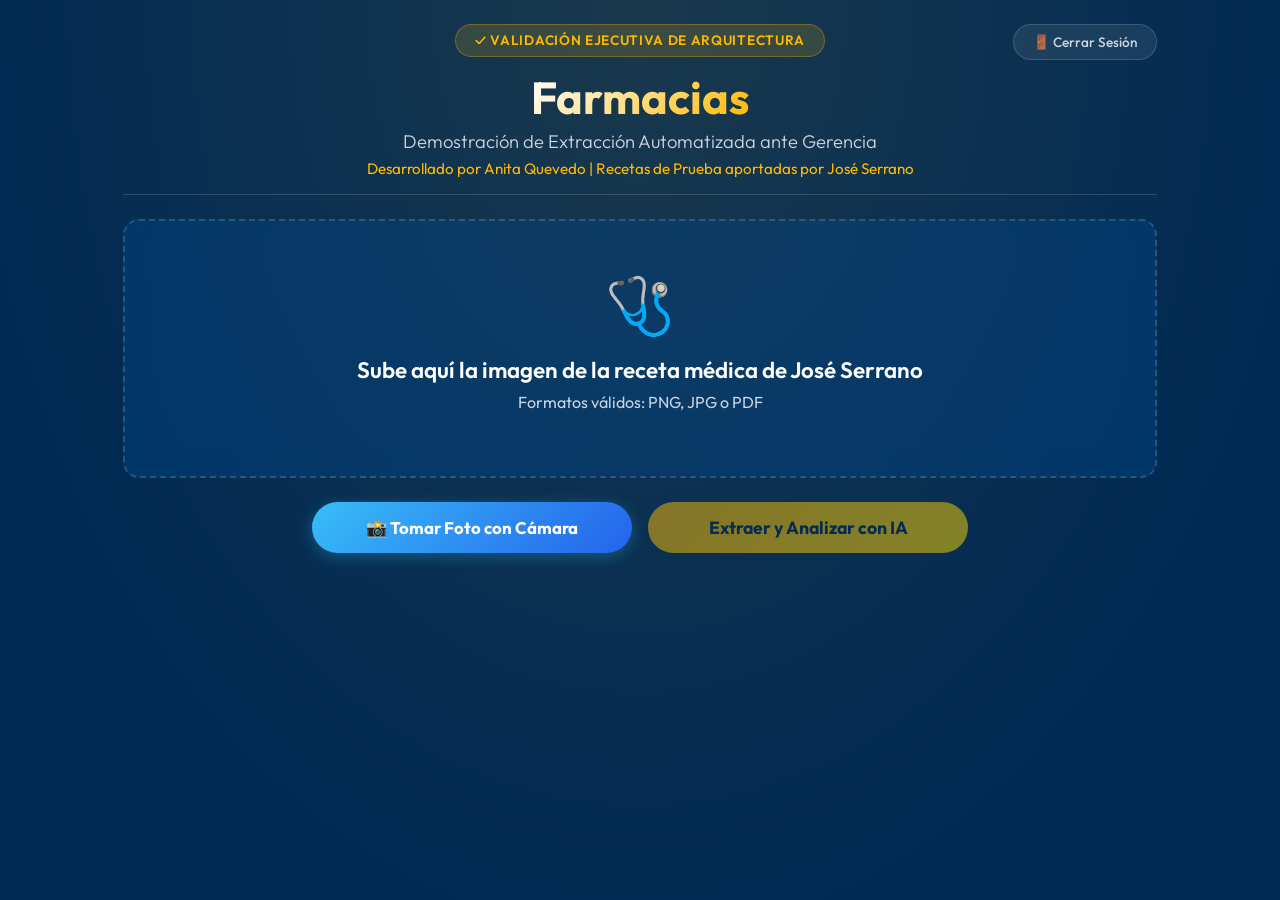
<file: RecetaMedica_Generico/templates/demo_gerencia.html>
<!DOCTYPE html>
<html lang="es">
<head>
    <meta charset="UTF-8">
    <meta name="viewport" content="width=device-width, initial-scale=1.0">
    <title>Farmacias  - Demo de Validación para Gerencia</title>
    <link rel="preconnect" href="https://fonts.googleapis.com">
    <link rel="preconnect" href="https://fonts.gstatic.com" crossorigin>
    <link href="https://fonts.googleapis.com/css2?family=Outfit:wght@300;400;500;600;700&display=swap" rel="stylesheet">
    <style>
        :root {
            --bg: #002a54; /* Azul Corporativo  */
            --surface: rgba(0, 75, 147, 0.35);
            --surface-card: rgba(0, 75, 147, 0.55);
            --border: rgba(255, 255, 255, 0.15);
            --border-hover: rgba(255, 184, 0, 0.6);
            --text-main: #ffffff;
            --text-muted: #cbd5e1;
            --primary: #ffb800; /* Dorado  */
            --primary-glow: rgba(255, 184, 0, 0.4);
            --accent: #38bdf8;
            --success: #34d399;
            --radius: 16px;
            --transition: all 0.3s cubic-bezier(0.4, 0, 0.2, 1);
        }

        * { box-sizing: border-box; margin: 0; padding: 0; font-family: 'Outfit', sans-serif; }

        body {
            background-color: var(--bg);
            color: var(--text-main);
            min-height: 100vh;
            display: flex;
            flex-direction: column;
            align-items: center;
            padding: 1.5rem 0.75rem;
            background-image: radial-gradient(at 50% 0%, rgba(255, 184, 0, 0.1) 0px, transparent 75%);
            background-attachment: fixed;
        }

        .container { width: 100%; max-width: 1050px; display: flex; flex-direction: column; gap: 1.5rem; padding: 0 0.5rem; }

        header { text-align: center; padding-bottom: 1rem; border-bottom: 1px solid var(--border); width: 100%; }
        
        .meta-badge {
            display: inline-block;
            background: rgba(255, 184, 0, 0.15);
            color: var(--primary);
            border: 1px solid rgba(255, 184, 0, 0.3);
            padding: 0.4rem 1.2rem;
            border-radius: 100px;
            font-size: 0.85rem;
            font-weight: 600;
            margin-bottom: 1rem;
            letter-spacing: 0.05em;
            text-transform: uppercase;
        }

        h1 {
            font-size: clamp(1.8rem, 6vw, 2.8rem);
            font-weight: 700;
            background: linear-gradient(135deg, #ffffff 0%, #ffb800 100%);
            -webkit-background-clip: text;
            -webkit-text-fill-color: transparent;
            margin-bottom: 0.5rem;
            text-align: center;
            line-height: 1.1;
        }

        .subtitle { color: var(--text-muted); font-size: clamp(1rem, 3.5vw, 1.15rem); font-weight: 300; text-align: center; }

        .upload-panel {
            background: var(--surface);
            backdrop-filter: blur(12px);
            border: 2px dashed var(--border);
            border-radius: var(--radius);
            padding: clamp(1.5rem, 5vw, 3rem) clamp(1rem, 3vw, 2rem);
            text-align: center;
            cursor: pointer;
            transition: var(--transition);
            position: relative;
            width: 100%;
        }

        .upload-panel:hover, .upload-panel.dragover {
            border-color: var(--primary);
            background: rgba(0, 90, 175, 0.5);
            box-shadow: 0 0 25px var(--primary-glow);
            transform: translateY(-2px);
        }

        .file-input { position: absolute; top: 0; left: 0; width: 100%; height: 100%; opacity: 0; cursor: pointer; }

        .btn-main {
            background: linear-gradient(135deg, var(--primary) 0%, #ffd700 100%);
            color: #002a54;
            border: none;
            padding: 0.85rem clamp(1.5rem, 5vw, 2.8rem);
            font-size: clamp(0.95rem, 3vw, 1.1rem);
            font-weight: 700;
            border-radius: 100px;
            cursor: pointer;
            transition: var(--transition);
            box-shadow: 0 4px 20px var(--primary-glow);
            margin-top: 1.5rem;
            width: 100%;
            max-width: 320px;
        }
        .btn-main:hover { transform: translateY(-2px); filter: brightness(1.1); box-shadow: 0 6px 25px var(--primary-glow); }
        .btn-main:disabled { opacity: 0.5; cursor: not-allowed; transform: none; box-shadow: none; }

        .btn-camera {
            background: linear-gradient(135deg, #38bdf8 0%, #2563eb 100%);
            color: #ffffff;
            border: none;
            padding: 0.85rem clamp(1.2rem, 3vw, 2rem);
            font-size: clamp(0.95rem, 3vw, 1.05rem);
            font-weight: 700;
            border-radius: 100px;
            cursor: pointer;
            transition: var(--transition);
            box-shadow: 0 4px 15px rgba(56, 189, 248, 0.3);
            display: inline-flex;
            align-items: center;
            gap: 0.5rem;
            width: 100%;
            max-width: 320px;
            justify-content: center;
        }
        .btn-camera:hover { transform: translateY(-2px); filter: brightness(1.1); box-shadow: 0 6px 20px rgba(56, 189, 248, 0.5); }

        .loader-wrapper { display: none; flex-direction: column; align-items: center; gap: 1.2rem; margin: 2rem 0; width: 100%; }
        .spinner { width: 50px; height: 50px; border: 4px solid var(--border); border-top-color: var(--primary); border-radius: 50%; animation: spin 1s linear infinite; box-shadow: 0 0 20px var(--primary-glow); }
        @keyframes spin { to { transform: rotate(360deg); } }
        .status-text { color: var(--primary); font-weight: 600; font-size: clamp(1rem, 3vw, 1.2rem); text-align: center; animation: pulse 2s infinite; }
        @keyframes pulse { 0%, 100% { opacity: 1; } 50% { opacity: 0.6; } }

        /* Panel de Resultados Gerenciales */
        .results-card {
            display: none;
            background: rgba(10, 25, 50, 0.75);
            border: 1px solid var(--border);
            border-radius: var(--radius);
            padding: clamp(1rem, 4vw, 2rem);
            box-shadow: 0 15px 40px rgba(0,0,0,0.3);
            animation: fadeIn 0.5s forwards;
            width: 100%;
        }
        @keyframes fadeIn { from { opacity: 0; transform: translateY(15px); } to { opacity: 1; transform: translateY(0); } }

        .section-title { font-size: clamp(1.1rem, 3.5vw, 1.3rem); font-weight: 600; color: var(--primary); margin-bottom: 1rem; border-bottom: 1px solid rgba(255,255,255,0.1); padding-bottom: 0.5rem; }

        .grid-4 { display: grid; grid-template-columns: repeat(auto-fit, minmax(180px, 1fr)); gap: 1rem; margin-bottom: 2rem; }
        .card-data { background: var(--surface-card); border: 1px solid rgba(255,255,255,0.05); border-radius: 12px; padding: 1rem; }
        .card-label { font-size: 0.75rem; color: var(--text-muted); text-transform: uppercase; letter-spacing: 0.06em; margin-bottom: 0.4rem; }
        .card-value { font-size: 1.15rem; font-weight: 600; color: var(--text-main); word-break: break-word; }

        /* Inferencia Clínica Combo Box */
        .clinica-box { background: rgba(255, 184, 0, 0.1); border: 1px solid var(--primary); border-radius: 12px; padding: clamp(1rem, 4vw, 1.5rem); margin-bottom: 2rem; width: 100%; }
        .combo-clinica { width: 100%; padding: 0.85rem 1rem; background: #001b38; color: #ffffff; border: 1px solid var(--primary); border-radius: 8px; font-size: 1rem; font-weight: 500; margin-top: 0.5rem; cursor: pointer; outline: none; }
        .combo-clinica option { background: #001b38; color: #ffffff; }

        /* Tabla de Dispensación con Scroll Horizontal en Móvil */
        .table-container { border: 1px solid rgba(255,255,255,0.1); border-radius: 12px; overflow-x: auto; margin-bottom: 2rem; background: rgba(0,0,0,0.2); width: 100%; }
        table { width: 100%; border-collapse: collapse; text-align: left; min-width: 500px; }
        th { padding: 0.85rem 1rem; background: rgba(0,0,0,0.3); color: var(--primary); font-size: 0.8rem; font-weight: 600; text-transform: uppercase; border-bottom: 1px solid rgba(255,255,255,0.1); }
        td { padding: 0.85rem 1rem; border-bottom: 1px solid rgba(255,255,255,0.05); color: var(--text-main); font-size: 0.9rem; }
        .badge-tag { background: var(--primary); color: #002a54; font-weight: 700; padding: 0.2rem 0.75rem; border-radius: 100px; font-size: 0.8rem; display: inline-block; box-shadow: 0 0 10px var(--primary-glow); white-space: nowrap; }

        /* Simulación de Base de Datos */
        .db-panel { background: #02182f; border-left: 4px solid var(--success); padding: clamp(1rem, 3vw, 1.5rem); border-radius: 0 12px 12px 0; font-family: monospace; font-size: 0.85rem; color: #a7f3d0; white-space: pre-wrap; word-break: break-all; width: 100%; overflow-x: auto; }
        
        .logout-btn {
            background: rgba(255, 255, 255, 0.08);
            border: 1px solid var(--border);
            color: var(--text-muted);
            padding: 0.5rem 1.2rem;
            border-radius: 100px;
            cursor: pointer;
            font-size: 0.85rem;
            font-weight: 500;
            transition: var(--transition);
        }

        .logout-btn:hover {
            background: rgba(239, 68, 68, 0.15);
            color: #f87171;
            border-color: #ef4444;
        }
    </style>
</head>
<body>

<div class="container">
    <header style="position: relative; display: flex; flex-direction: column; align-items: center;">
        <button id="logoutBtn" class="logout-btn" style="position: absolute; top: 0; right: 0; display: inline-flex; align-items: center; gap: 0.4rem;">🚪 Cerrar Sesión</button>
        <div class="meta-badge">✓ Validación Ejecutiva de Arquitectura</div>
        <h1>Farmacias </h1>
        <p class="subtitle">Demostración de Extracción Automatizada ante Gerencia</p>
        <p style="font-size: 0.95rem; color: var(--primary); margin-top: 0.4rem;">Desarrollado por Anita Quevedo | Recetas de Prueba aportadas por José Serrano</p>
    </header>

    <main style="display: flex; flex-direction: column; align-items: center; width: 100%;">
        <div class="upload-panel" id="dropZone">
            <input type="file" id="fileInput" class="file-input" accept="image/*,.pdf">
            <span style="font-size: 3.5rem; margin-bottom: 1rem; display: inline-block;">🩺</span>
            <p style="font-size: 1.4rem; font-weight: 600; margin-bottom: 0.5rem;">Sube aquí la imagen de la receta médica de José Serrano</p>
            <p style="color: var(--text-muted); font-size: 1rem;">Formatos válidos: PNG, JPG o PDF</p>
            <div id="selectedFileName" style="margin-top: 1rem; font-size: 1.1rem; color: var(--primary); font-weight: 500;"></div>
        </div>

        <div style="display: flex; gap: 1rem; margin-top: 1.5rem; flex-wrap: wrap; justify-content: center; width: 100%;">
            <button class="btn-camera" id="btnCameraGerencia">📸 Tomar Foto con Cámara</button>
            <button class="btn-main" id="btnProcesar" style="margin-top: 0;" disabled>Extraer y Analizar con IA</button>
        </div>
        <input type="file" id="cameraInputGerencia" accept="image/*" capture="environment" style="display: none;">

        <div class="loader-wrapper" id="loader">
            <div class="spinner"></div>
            <div class="status-text">Decodificando caligrafía médica, inferiendo clínica e integrando con BigQuery...</div>
        </div>

        <div class="results-card" id="resultsCard">
            <div class="section-title">📋 1. Ficha de Identificación Automatizada</div>
            <div class="grid-4">
                <div class="card-data"><div class="card-label">N° Receta</div><div class="card-value" id="valFolio">-</div></div>
                <div class="card-data"><div class="card-label">Paciente</div><div class="card-value" id="valPaciente">-</div></div>
                <div class="card-data"><div class="card-label">Cédula</div><div class="card-value" id="valCedula">-</div></div>
                <div class="card-data"><div class="card-label">Nacimiento</div><div class="card-value" id="valNacimiento">-</div></div>
                <div class="card-data"><div class="card-label">Doctor Prescriptor</div><div class="card-value" id="valMedico">-</div></div>
            </div>

            <div class="clinica-box">
                <div style="font-size: 1.2rem; font-weight: 700; color: var(--primary); margin-bottom: 0.4rem;">🏥 2. Inferencia Clínica Inteligente</div>
                <p style="font-size: 0.95rem; color: var(--text-muted);">El sistema ha inferido las siguientes clínicas basándose en el historial de consultorios del doctor prescriptor. Selecciona el centro de atención correcto para confirmar el registro:</p>
                <select class="combo-clinica" id="comboClinicas"></select>
                <button class="btn-main" id="btnConfirmarClinica" style="margin-top: 1rem; padding: 0.6rem 2rem; font-size: 1rem;">Confirmar Centro Clínico</button>
                <span id="confirmClinicaStatus" style="margin-left: 1rem; color: var(--success); font-weight: 600;"></span>
            </div>

            <div class="section-title">💊 3. Flujo de Dispensación y Etiquetado Automatizado</div>
            <div class="table-container">
                <table>
                    <thead><tr><th>Medicamento</th><th>Dosis</th><th>Cantidad Prescrita</th><th>Empaque</th><th>Etiquetas Sugeridas</th></tr></thead>
                    <tbody id="tablaMedicamentos"></tbody>
                </table>
            </div>

            <div class="section-title">💾 4. Simulación de Almacenamiento en Base de Datos (BigQuery)</div>
            <div class="db-panel" id="panelDB"></div>
        </div>
    </main>
</div>

<script>
    const fileInput = document.getElementById('fileInput');
    const btnProcesar = document.getElementById('btnProcesar');
    const loader = document.getElementById('loader');
    const resultsCard = document.getElementById('resultsCard');
    let currentData = null;

    fileInput.addEventListener('change', () => {
        if (fileInput.files.length) {
            document.getElementById('selectedFileName').textContent = `Archivo listo: ${fileInput.files[0].name}`;
            btnProcesar.disabled = false;
            resultsCard.style.display = 'none';
        }
    });

    const btnCameraGerencia = document.getElementById('btnCameraGerencia');
    const cameraInputGerencia = document.getElementById('cameraInputGerencia');
    btnCameraGerencia.addEventListener('click', (e) => {
        e.stopPropagation();
        cameraInputGerencia.click();
    });
    cameraInputGerencia.addEventListener('change', () => {
        if (cameraInputGerencia.files.length) {
            const file = cameraInputGerencia.files[0];
            const dt = new DataTransfer();
            dt.items.add(file);
            fileInput.files = dt.files;
            document.getElementById('selectedFileName').textContent = `📸 Foto capturada: ${file.name}`;
            btnProcesar.disabled = false;
            resultsCard.style.display = 'none';
        }
    });

    btnProcesar.addEventListener('click', async () => {
        if (!fileInput.files.length) return;
        btnProcesar.disabled = true;
        loader.style.display = 'flex';
        resultsCard.style.display = 'none';
        document.getElementById('confirmClinicaStatus').textContent = '';

        const formData = new FormData();
        formData.append('archivo', fileInput.files[0]);

        try {
            const response = await fetch('/api/extraccion_gerencia', { method: 'POST', body: formData });
            const res = await response.json();

            if (response.ok && res.status === 'success') {
                currentData = res;
                renderizarGerencia(res.data, res.db_log, res.archivo);
            } else {
                alert(`Error en extracción: ${res.message}`);
            }
        } catch (err) {
            alert(`Fallo de conexión: ${err.message}`);
        } finally {
            loader.style.display = 'none';
            btnProcesar.disabled = false;
        }
    });

    function renderizarGerencia(rec, dbLog, nombreArchivo) {
        document.getElementById('valFolio').textContent = rec.numero_receta || 'S/N';
        const pac = rec.paciente || {};
        document.getElementById('valPaciente').textContent = `${pac.nombre || ''} ${pac.apellido || ''}`.trim() || 'No detectado';
        document.getElementById('valCedula').textContent = pac.cedula || 'No indicada';
        document.getElementById('valNacimiento').textContent = pac.fecha_nacimiento || 'No indicada';
        document.getElementById('valMedico').textContent = rec.medico_nombre_completo || 'No detectado';

        const combo = document.getElementById('comboClinicas');
        combo.innerHTML = '';
        if (rec.clinicas_inferidas_sugeridas && rec.clinicas_inferidas_sugeridas.length) {
            rec.clinicas_inferidas_sugeridas.forEach(cl => {
                const opt = document.createElement('option');
                opt.value = cl; opt.textContent = cl;
                combo.appendChild(opt);
            });
        } else {
            combo.innerHTML = '<option>Clínica  Central (Sugerida por Defecto)</option>';
        }

        const tbody = document.getElementById('tablaMedicamentos');
        tbody.innerHTML = '';
        if (rec.medicamentos && rec.medicamentos.length) {
            rec.medicamentos.forEach(m => {
                const tr = document.createElement('tr');
                tr.innerHTML = `
                    <td style="font-weight:700; color:var(--primary);">${m.nombre || '-'}</td>
                    <td>${m.dosis || '-'}</td>
                    <td>${m.cantidad_recetada || '-'}</td>
                    <td>${m.tipo_empaque || 'caja'}</td>
                    <td><span class="badge-tag">🏷️ ${m.sugerencia_etiquetas || 1} etiqueta(s)</span></td>
                `;
                tbody.appendChild(tr);
            });
        } else {
            tbody.innerHTML = '<tr><td colspan="5" style="text-align:center;">No se detectaron medicamentos estructurados</td></tr>';
        }

        actualizarPanelDB(rec, combo.value, nombreArchivo);
        resultsCard.style.display = 'block';
    }

    document.getElementById('btnConfirmarClinica').addEventListener('click', async () => {
        const clinicaSeleccionada = document.getElementById('comboClinicas').value;
        document.getElementById('confirmClinicaStatus').textContent = '✓ Clínica confirmada y sincronizada con BigQuery';
        if (currentData) {
            actualizarPanelDB(currentData.data, clinicaSeleccionada, currentData.archivo);
        }
    });

    function actualizarPanelDB(rec, clinica, archivo) {
        const payload = {
            numero_receta: rec.numero_receta,
            paciente: rec.paciente,
            medico: rec.medico_nombre_completo,
            clinica_validada: clinica,
            medicamentos_dispensados: rec.medicamentos,
            fecha_transaccion: new Date().toISOString(),
            sistema_destino: "BigQuery (recetamedicas.prescripciones_gerencia)",
            archivo_origen: archivo
        };
        document.getElementById('panelDB').textContent = JSON.stringify(payload, null, 2);
    }

    const logoutBtn = document.getElementById('logoutBtn');
    if (logoutBtn) {
        logoutBtn.addEventListener('click', async () => {
            if (!confirm('¿Seguro que desea cerrar sesión?')) return;
            try {
                const res = await fetch('/api/logout', { method: 'POST' });
                if (res.ok) {
                    window.location.reload();
                } else {
                    alert('Error al cerrar sesión');
                }
            } catch (e) {
                alert('Error de conexión al cerrar sesión');
            }
        });
    }
</script>
</body>
</html>
</file>
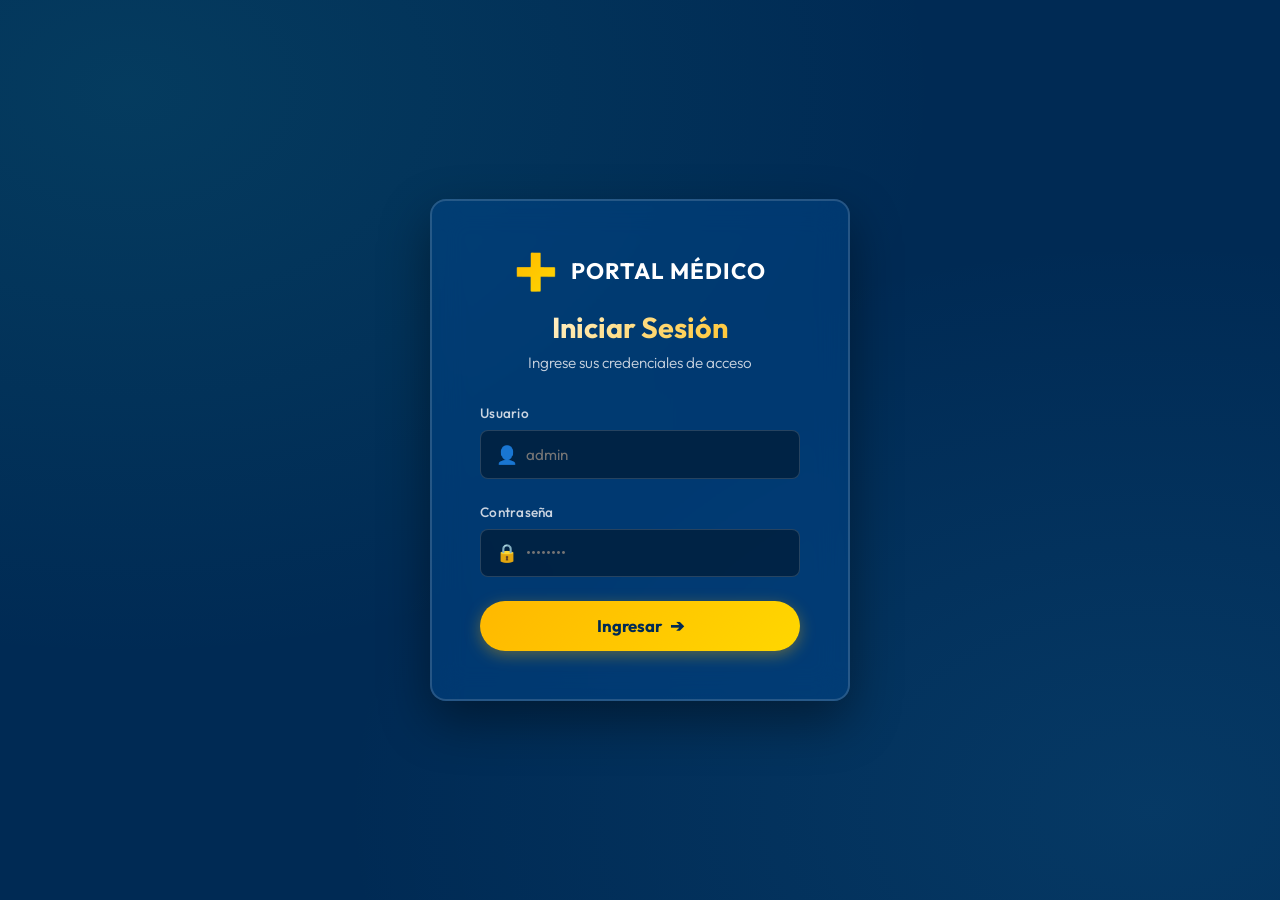
<file: RecetaMedica_Generico/templates/login.html>
<!DOCTYPE html>
<html lang="es">
<head>
    <meta charset="UTF-8">
    <meta name="viewport" content="width=device-width, initial-scale=1.0">
    <title>Acceso al Portal Médico - Farmacias Arrocha</title>
    <!-- Google Fonts -->
    <link rel="preconnect" href="https://fonts.googleapis.com">
    <link rel="preconnect" href="https://fonts.gstatic.com" crossorigin>
    <link href="https://fonts.googleapis.com/css2?family=Outfit:wght@300;400;500;600;700&display=swap" rel="stylesheet">
    <style>
        :root {
            --bg: #002a54;
            --surface: rgba(0, 75, 147, 0.3);
            --surface-card: rgba(0, 75, 147, 0.45);
            --border: rgba(255, 255, 255, 0.15);
            --border-hover: rgba(255, 184, 0, 0.6);
            --text-main: #ffffff;
            --text-muted: #cbd5e1;
            --primary: #ffb800;
            --primary-glow: rgba(255, 184, 0, 0.35);
            --radius: 16px;
            --transition: all 0.3s cubic-bezier(0.4, 0, 0.2, 1);
        }

        * { box-sizing: border-box; margin: 0; padding: 0; font-family: 'Outfit', sans-serif; }

        body {
            background-color: var(--bg);
            color: var(--text-main);
            min-height: 100vh;
            display: flex;
            align-items: center;
            justify-content: center;
            padding: 1rem;
            background-image: 
                radial-gradient(at 10% 10%, rgba(45, 212, 191, 0.1) 0px, transparent 50%),
                radial-gradient(at 90% 90%, rgba(56, 189, 248, 0.1) 0px, transparent 50%);
            background-attachment: fixed;
        }

        .login-card {
            background: var(--surface-card);
            backdrop-filter: blur(16px);
            -webkit-backdrop-filter: blur(16px);
            border: 2px solid var(--border);
            border-radius: var(--radius);
            padding: clamp(2rem, 5vw, 3rem);
            width: 100%;
            max-width: 420px;
            box-shadow: 0 20px 50px rgba(0, 0, 0, 0.4);
            text-align: center;
            transition: var(--transition);
            animation: cardEntrance 0.6s cubic-bezier(0.16, 1, 0.3, 1) forwards;
        }

        @keyframes cardEntrance {
            from { opacity: 0; transform: translateY(30px); }
            to { opacity: 1; transform: translateY(0); }
        }

        .login-card:hover {
            border-color: var(--border-hover);
            box-shadow: 0 20px 50px var(--primary-glow);
        }

        .logo-container {
            display: flex;
            align-items: center;
            justify-content: center;
            gap: 0.8rem;
            margin-bottom: 1rem;
        }

        .logo-icon {
            font-size: 2.2rem;
            background: linear-gradient(135deg, var(--primary) 0%, #ffd700 100%);
            -webkit-background-clip: text;
            -webkit-text-fill-color: transparent;
        }

        .logo-text {
            font-size: 1.4rem;
            font-weight: 700;
            letter-spacing: 0.05em;
            text-transform: uppercase;
        }

        .login-title {
            font-size: 1.8rem;
            font-weight: 700;
            margin-bottom: 0.5rem;
            background: linear-gradient(135deg, #ffffff 0%, #ffb800 100%);
            -webkit-background-clip: text;
            -webkit-text-fill-color: transparent;
        }

        .login-subtitle {
            color: var(--text-muted);
            font-size: 0.95rem;
            margin-bottom: 2rem;
            font-weight: 300;
        }

        .input-group {
            text-align: left;
            margin-bottom: 1.5rem;
            position: relative;
        }

        .input-group label {
            display: block;
            font-size: 0.85rem;
            font-weight: 500;
            color: var(--text-muted);
            margin-bottom: 0.5rem;
            letter-spacing: 0.02em;
        }

        .input-field-wrapper {
            position: relative;
            display: flex;
            align-items: center;
        }

        .input-icon {
            position: absolute;
            left: 1rem;
            color: var(--text-muted);
            font-size: 1.1rem;
            pointer-events: none;
            transition: var(--transition);
        }

        .input-group input {
            width: 100%;
            padding: 0.85rem 1rem 0.85rem 2.8rem;
            background: rgba(0, 20, 40, 0.6);
            border: 1px solid var(--border);
            border-radius: 8px;
            color: var(--text-main);
            font-size: 0.95rem;
            transition: var(--transition);
        }

        .input-group input:focus {
            outline: none;
            border-color: var(--primary);
            box-shadow: 0 0 10px var(--primary-glow);
            background: rgba(0, 20, 40, 0.8);
        }

        .input-group input:focus + .input-icon {
            color: var(--primary);
        }

        .btn-login {
            background: linear-gradient(135deg, var(--primary) 0%, #ffd700 100%);
            color: #002a54;
            border: none;
            padding: 0.9rem;
            font-size: 1.05rem;
            font-weight: 700;
            border-radius: 100px;
            cursor: pointer;
            width: 100%;
            transition: var(--transition);
            box-shadow: 0 4px 15px var(--primary-glow);
            margin-top: 0.5rem;
            display: flex;
            align-items: center;
            justify-content: center;
            gap: 0.5rem;
        }

        .btn-login:hover {
            transform: translateY(-2px);
            box-shadow: 0 6px 20px rgba(255, 184, 0, 0.5);
            filter: brightness(1.05);
        }

        .btn-login:active {
            transform: translateY(0);
        }

        .login-error {
            background: rgba(239, 68, 68, 0.15);
            border: 1px solid rgba(239, 68, 68, 0.3);
            color: #f87171;
            font-size: 0.85rem;
            padding: 0.75rem 1rem;
            border-radius: 8px;
            margin-bottom: 1.5rem;
            display: none;
            align-items: center;
            gap: 0.5rem;
            animation: shake 0.4s ease-in-out;
        }

        @keyframes shake {
            0%, 100% { transform: translateX(0); }
            25% { transform: translateX(-5px); }
            75% { transform: translateX(5px); }
        }
    </style>
</head>
<body>

<div class="login-card">
    <div class="logo-container">
        <span class="logo-icon">➕</span>
        <span class="logo-text">Portal Médico</span>
    </div>
    <h2 class="login-title">Iniciar Sesión</h2>
    <p class="login-subtitle">Ingrese sus credenciales de acceso</p>
    
    <div id="loginError" class="login-error">
        ⚠️ Usuario o contraseña incorrectos
    </div>

    <form id="loginForm">
        <div class="input-group">
            <label for="username">Usuario</label>
            <div class="input-field-wrapper">
                <input type="text" id="username" required placeholder="admin" autocomplete="username">
                <span class="input-icon">👤</span>
            </div>
        </div>
        
        <div class="input-group">
            <label for="password">Contraseña</label>
            <div class="input-field-wrapper">
                <input type="password" id="password" required placeholder="••••••••" autocomplete="current-password">
                <span class="input-icon">🔒</span>
            </div>
        </div>

        <button type="submit" class="btn-login" id="btnLogin">
            <span>Ingresar</span>
            <span>➔</span>
        </button>
    </form>
</div>

<script>
    const loginForm = document.getElementById('loginForm');
    const loginError = document.getElementById('loginError');
    const btnLogin = document.getElementById('btnLogin');

    loginForm.addEventListener('submit', async (e) => {
        e.preventDefault();
        loginError.style.display = 'none';
        
        const username = document.getElementById('username').value;
        const password = document.getElementById('password').value;

        btnLogin.disabled = true;
        const originalText = btnLogin.innerHTML;
        btnLogin.innerHTML = '⏳ Verificando...';

        const formData = new FormData();
        const isServerless = window.location.port !== '8000' && window.location.port !== '8085';
        
        let loginUrl = '/api/login';
        if (isServerless) {
            formData.append('action', 'login');
            loginUrl = window.location.href;
        } else {
            formData.append('username', username);
            formData.append('password', password);
        }

        if (isServerless) {
            formData.append('username', username);
            formData.append('password', password);
        }

        try {
            const res = await fetch(loginUrl, {
                method: 'POST',
                body: formData
            });
            const data = await res.json();
            
            if (res.ok && data.status === 'success') {
                window.location.reload();
            } else {
                loginError.style.display = 'flex';
                loginError.textContent = '⚠️ ' + (data.message || 'Error de credenciales');
            }
        } catch (err) {
            loginError.style.display = 'flex';
            loginError.textContent = '⚠️ Error de red al conectar con el servidor';
        } finally {
            btnLogin.disabled = false;
            btnLogin.innerHTML = originalText;
        }
    });
</script>
</body>
</html>
</file>
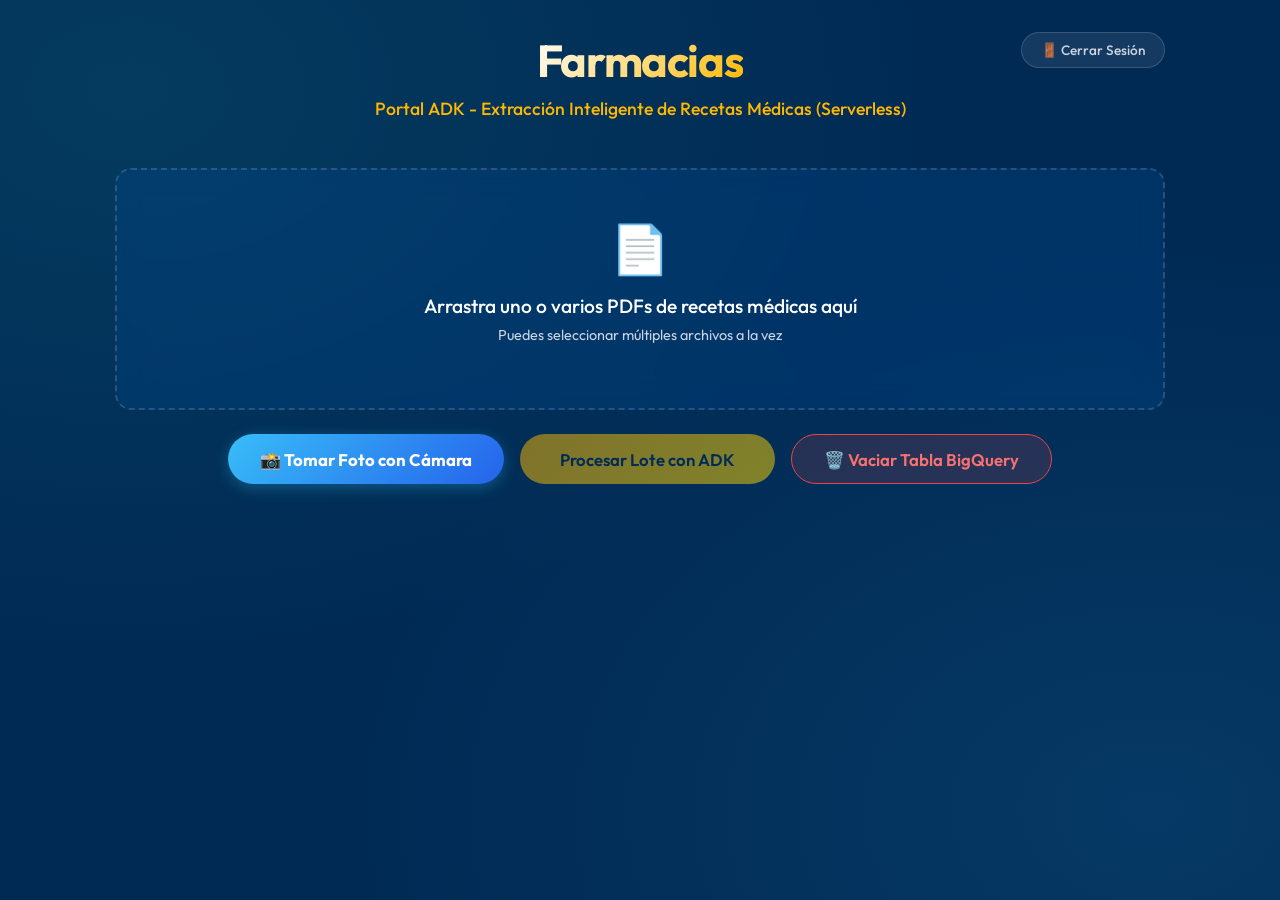
<file: RecetaMedica_Generico/despliegue_Cloud_functions/templates/dashboard_serverless.html>
<!DOCTYPE html>
<html lang="es">
<head>
    <meta charset="UTF-8">
    <meta name="viewport" content="width=device-width, initial-scale=1.0">
    <title>ADK Portal - Extracción Inteligente por Lotes (Serverless)</title>
    <!-- Google Fonts -->
    <link rel="preconnect" href="https://fonts.googleapis.com">
    <link rel="preconnect" href="https://fonts.gstatic.com" crossorigin>
    <link href="https://fonts.googleapis.com/css2?family=Outfit:wght@300;400;500;600;700&display=swap" rel="stylesheet">
    <style>
        :root {
            --bg: #002a54;
            --surface: rgba(0, 75, 147, 0.3);
            --surface-card: rgba(0, 75, 147, 0.45);
            --border: rgba(255, 255, 255, 0.15);
            --border-hover: rgba(255, 184, 0, 0.6);
            --text-main: #ffffff;
            --text-muted: #cbd5e1;
            --primary: #ffb800;
            --primary-glow: rgba(255, 184, 0, 0.35);
            --accent: #38bdf8;
            --success: #34d399;
            --radius: 16px;
            --transition: all 0.3s cubic-bezier(0.4, 0, 0.2, 1);
        }

        * {
            box-sizing: border-box;
            margin: 0;
            padding: 0;
            font-family: 'Outfit', sans-serif;
        }

        body {
            background-color: var(--bg);
            color: var(--text-main);
            min-height: 100vh;
            display: flex;
            flex-direction: column;
            align-items: center;
            padding: 2rem 1rem;
            overflow-x: hidden;
            background-image: 
                radial-gradient(at 10% 10%, rgba(45, 212, 191, 0.1) 0px, transparent 50%),
                radial-gradient(at 90% 90%, rgba(56, 189, 248, 0.1) 0px, transparent 50%);
            background-attachment: fixed;
        }

        .container {
            width: 100%;
            max-width: 1050px;
            display: flex;
            flex-direction: column;
            gap: 2rem;
        }

        header {
            text-align: center;
            margin-bottom: 1rem;
        }

        h1 {
            font-size: 2.8rem;
            font-weight: 700;
            background: linear-gradient(135deg, #ffffff 0%, #ffb800 100%);
            -webkit-background-clip: text;
            -webkit-text-fill-color: transparent;
            margin-bottom: 0.5rem;
            letter-spacing: -0.03em;
        }

        .subtitle {
            color: var(--text-muted);
            font-size: 1.1rem;
            font-weight: 300;
        }

        /* Glassmorphism Upload Area */
        .upload-panel {
            background: var(--surface);
            backdrop-filter: blur(12px);
            -webkit-backdrop-filter: blur(12px);
            border: 2px dashed var(--border);
            border-radius: var(--radius);
            padding: 3rem 2rem;
            text-align: center;
            cursor: pointer;
            transition: var(--transition);
            position: relative;
            overflow: hidden;
            width: 100%;
        }

        .upload-panel:hover, .upload-panel.dragover {
            border-color: var(--primary);
            background: rgba(20, 29, 49, 0.85);
            box-shadow: 0 0 25px var(--primary-glow);
            transform: translateY(-2px);
        }

        .upload-icon {
            font-size: 3rem;
            margin-bottom: 1rem;
            display: inline-block;
            transition: var(--transition);
        }

        .upload-panel:hover .upload-icon {
            transform: scale(1.1);
        }

        .file-input {
            position: absolute;
            top: 0;
            left: 0;
            width: 100%;
            height: 100%;
            opacity: 0;
            cursor: pointer;
        }

        .file-list {
            margin-top: 1rem;
            font-weight: 500;
            color: var(--primary);
            display: flex;
            flex-direction: column;
            gap: 0.3rem;
            font-size: 0.95rem;
        }

        .btn-main {
            background: linear-gradient(135deg, var(--primary) 0%, #ffd700 100%);
            color: #002a54;
            border: none;
            padding: 0.85rem 2.5rem;
            font-size: 1.05rem;
            font-weight: 600;
            border-radius: 100px;
            cursor: pointer;
            transition: var(--transition);
            box-shadow: 0 4px 15px var(--primary-glow);
            margin-top: 1.5rem;
            display: inline-flex;
            align-items: center;
            gap: 0.5rem;
        }

        .btn-main:hover {
            transform: translateY(-2px);
            box-shadow: 0 6px 20px rgba(45, 212, 191, 0.4);
            filter: brightness(1.05);
        }

        .btn-main:disabled {
            opacity: 0.5;
            cursor: not-allowed;
            transform: none;
            box-shadow: none;
        }

        .btn-camera {
            background: linear-gradient(135deg, #38bdf8 0%, #2563eb 100%);
            color: #ffffff;
            border: none;
            padding: 0.85rem clamp(1.2rem, 3vw, 2rem);
            font-size: clamp(0.95rem, 3vw, 1.05rem);
            font-weight: 700;
            border-radius: 100px;
            cursor: pointer;
            transition: var(--transition);
            box-shadow: 0 4px 15px rgba(56, 189, 248, 0.3);
            display: inline-flex;
            align-items: center;
            gap: 0.5rem;
        }
        .btn-camera:hover { transform: translateY(-2px); filter: brightness(1.1); box-shadow: 0 6px 20px rgba(56, 189, 248, 0.5); }

        .btn-clear {
            background: rgba(239, 68, 68, 0.15);
            color: #f87171;
            border: 1px solid #ef4444;
            padding: 0.85rem 2rem;
            font-size: 1.05rem;
            font-weight: 600;
            border-radius: 100px;
            cursor: pointer;
            transition: var(--transition);
            display: inline-flex;
            align-items: center;
            gap: 0.5rem;
        }
        .btn-clear:hover {
            background: #ef4444;
            color: #ffffff;
            box-shadow: 0 4px 15px rgba(239, 68, 68, 0.4);
            transform: translateY(-2px);
        }

        .logout-btn {
            background: rgba(255, 255, 255, 0.08);
            border: 1px solid var(--border);
            color: var(--text-muted);
            padding: 0.5rem 1.2rem;
            border-radius: 100px;
            cursor: pointer;
            font-size: 0.85rem;
            font-weight: 500;
            transition: var(--transition);
        }

        .logout-btn:hover {
            background: rgba(239, 68, 68, 0.15);
            color: #f87171;
            border-color: #ef4444;
        }

        /* Spinner and Status */
        .loader-wrapper {
            display: none;
            flex-direction: column;
            align-items: center;
            gap: 1rem;
            margin: 2.5rem 0;
        }

        .spinner {
            width: 50px;
            height: 50px;
            border: 3px solid var(--border);
            border-top-color: var(--primary);
            border-radius: 50%;
            animation: spin 1s linear infinite;
            box-shadow: 0 0 15px var(--primary-glow);
        }

        @keyframes spin {
            to { transform: rotate(360deg); }
        }

        .status-text {
            color: var(--accent);
            font-weight: 500;
            font-size: 1.1rem;
            animation: pulse 2s cubic-bezier(0.4, 0, 0.6, 1) infinite;
        }

        @keyframes pulse {
            0%, 100% { opacity: 1; }
            50% { opacity: 0.5; }
        }

        /* Results Layout */
        .results-container {
            display: flex;
            flex-direction: column;
            gap: 2rem;
            width: 100%;
        }

        .results-header {
            font-size: 1.4rem;
            font-weight: 600;
            color: var(--primary);
            border-bottom: 1px solid var(--border);
            padding-bottom: 0.8rem;
            display: flex;
            align-items: center;
            justify-content: space-between;
        }

        .recipe-card {
            background: rgba(20, 28, 48, 0.6);
            border: 1px solid var(--border);
            border-radius: var(--radius);
            padding: 1.5rem;
            display: flex;
            flex-direction: column;
            gap: 1.25rem;
            animation: fadeIn 0.5s ease-out forwards;
            box-shadow: 0 8px 25px rgba(0,0,0,0.15);
        }

        @keyframes fadeIn {
            from { opacity: 0; transform: translateY(15px); }
            to { opacity: 1; transform: translateY(0); }
        }

        .recipe-card-header {
            display: flex;
            justify-content: space-between;
            align-items: center;
            font-size: 1.1rem;
            font-weight: 600;
            color: var(--accent);
            border-bottom: 1px solid rgba(255,255,255,0.04);
            padding-bottom: 0.75rem;
        }

        .grid-info {
            display: grid;
            grid-template-columns: repeat(auto-fit, minmax(200px, 1fr));
            gap: 1rem;
        }

        .info-card {
            background: var(--surface-card);
            border: 1px solid rgba(255,255,255,0.03);
            border-radius: 10px;
            padding: 1rem;
        }

        .info-label {
            font-size: 0.75rem;
            color: var(--text-muted);
            text-transform: uppercase;
            letter-spacing: 0.05em;
            margin-bottom: 0.3rem;
            font-weight: 500;
        }

        .info-value {
            font-size: 1.1rem;
            font-weight: 600;
            color: var(--text-main);
        }

        /* Table Styling */
        .table-container {
            border: 1px solid rgba(255,255,255,0.05);
            border-radius: 12px;
            overflow-x: auto;
            background: rgba(13, 18, 30, 0.5);
            width: 100%;
        }

        .table-title {
            background: rgba(255,255,255,0.02);
            padding: 0.75rem 1.25rem;
            font-size: 0.85rem;
            font-weight: 600;
            color: var(--text-muted);
            border-bottom: 1px solid rgba(255,255,255,0.04);
        }

        .badge-bq {
            background: rgba(52, 211, 153, 0.15);
            color: var(--success);
            border: 1px solid rgba(52, 211, 153, 0.3);
            padding: 0.25rem 0.75rem;
            border-radius: 100px;
            font-size: 0.75rem;
            font-weight: 600;
        }

        .badge-err {
            background: rgba(239, 68, 68, 0.15);
            color: #f87171;
            border: 1px solid rgba(239, 68, 68, 0.3);
            padding: 0.25rem 0.75rem;
            border-radius: 100px;
            font-size: 0.75rem;
            font-weight: 600;
        }

        table {
            width: 100%;
            border-collapse: collapse;
            text-align: left;
        }

        th {
            padding: 0.75rem 1.25rem;
            color: var(--text-muted);
            font-size: 0.8rem;
            font-weight: 500;
            text-transform: uppercase;
            letter-spacing: 0.05em;
            border-bottom: 1px solid rgba(255,255,255,0.04);
            background: rgba(0,0,0,0.15);
        }

        td {
            padding: 0.85rem 1.25rem;
            border-bottom: 1px solid rgba(255,255,255,0.02);
            color: var(--text-main);
            font-size: 0.9rem;
        }

        tr:last-child td {
            border-bottom: none;
        }

        .bq-log {
            font-size: 0.85rem;
            color: var(--success);
            background: rgba(52, 211, 153, 0.05);
            padding: 0.75rem 1rem;
            border-radius: 8px;
            border-left: 3px solid var(--success);
        }

        .bq-log-err {
            font-size: 0.85rem;
            color: #f87171;
            background: rgba(239, 68, 68, 0.05);
            padding: 0.75rem 1rem;
            border-radius: 8px;
            border-left: 3px solid #ef4444;
        }
    </style>
</head>
<body>

<div class="container">
    <header style="position: relative; display: flex; flex-direction: column; align-items: center;">
        <button id="logoutBtn" class="logout-btn" style="position: absolute; top: 0; right: 0; display: inline-flex; align-items: center; gap: 0.4rem;">🚪 Cerrar Sesión</button>
        <h1>Farmacias </h1>
        <p class="subtitle" style="color: var(--primary); font-weight: 500;">Portal ADK - Extracción Inteligente de Recetas Médicas (Serverless)</p>
    </header>

    <main style="display: flex; flex-direction: column; align-items: center; width: 100%;">
        <!-- Área de Carga Múltiple -->
        <div class="upload-panel" id="dropZone">
            <input type="file" id="fileInput" class="file-input" accept=".pdf" multiple>
            <span class="upload-icon">📄</span>
            <p style="font-size: 1.2rem; font-weight: 500; margin-bottom: 0.5rem;">Arrastra uno o varios PDFs de recetas médicas aquí</p>
            <p style="color: var(--text-muted); font-size: 0.9rem;">Puedes seleccionar múltiples archivos a la vez</p>
            <div class="file-list" id="fileListDisplay"></div>
        </div>
        
        <div style="display: flex; gap: 1rem; margin-top: 1.5rem; flex-wrap: wrap; justify-content: center; width: 100%;">
            <button class="btn-camera" id="btnCamera" style="margin-top: 0;">📸 Tomar Foto con Cámara</button>
            <button class="btn-main" id="uploadBtn" style="margin-top: 0;" disabled>Procesar Lote con ADK</button>
            <button class="btn-clear" id="clearTableBtn" style="margin-top: 0;">🗑️ Vaciar Tabla BigQuery</button>
        </div>
        <input type="file" id="cameraInput" accept="image/*" capture="environment" style="display: none;">

        <!-- Animación de Carga -->
        <div class="loader-wrapper" id="loader">
            <div class="spinner"></div>
            <div class="status-text" id="statusText">Procesando lote de recetas con Gemini e insertando en BigQuery...</div>
        </div>

        <!-- Visualización Dinámica de Resultados -->
        <div class="results-container" id="resultsContainer" style="display: none;">
            <div class="results-header">
                <span id="resultsTitle">Resultados del Procesamiento</span>
                <span style="font-size: 0.9rem; color: var(--text-muted);" id="resultsSummary"></span>
            </div>
            <div id="recipesCardsArea" style="display: flex; flex-direction: column; gap: 1.5rem;"></div>
        </div>
    </main>
</div>

<script>
    const dropZone = document.getElementById('dropZone');
    const fileInput = document.getElementById('fileInput');
    const fileListDisplay = document.getElementById('fileListDisplay');
    const uploadBtn = document.getElementById('uploadBtn');
    const loader = document.getElementById('loader');
    const resultsContainer = document.getElementById('resultsContainer');
    const recipesCardsArea = document.getElementById('recipesCardsArea');
    const resultsTitle = document.getElementById('resultsTitle');
    const resultsSummary = document.getElementById('resultsSummary');

    // Evitar comportamiento por defecto en toda la ventana
    ['dragenter', 'dragover', 'dragleave', 'drop'].forEach(eventName => {
        dropZone.addEventListener(eventName, preventDefaults, false);
    });

    function preventDefaults(e) {
        e.preventDefault();
        e.stopPropagation();
    }

    ['dragenter', 'dragover'].forEach(eventName => {
        dropZone.addEventListener(eventName, () => dropZone.classList.add('dragover'), false);
    });

    ['dragleave', 'drop'].forEach(eventName => {
        dropZone.addEventListener(eventName, () => dropZone.classList.remove('dragover'), false);
    });

    dropZone.addEventListener('drop', handleDrop, false);
    fileInput.addEventListener('change', handleFiles, false);

    const btnCamera = document.getElementById('btnCamera');
    const cameraInput = document.getElementById('cameraInput');
    btnCamera.addEventListener('click', (e) => {
        e.stopPropagation();
        cameraInput.click();
    });
    cameraInput.addEventListener('change', () => {
        if (cameraInput.files.length) {
            selectedFiles.push(cameraInput.files[0]);
            actualizarVistaArchivos();
        }
    });

    let selectedFiles = [];

    function handleDrop(e) {
        const dt = e.dataTransfer;
        if (dt.files.length) {
            const newFiles = Array.from(dt.files);
            selectedFiles = [...selectedFiles, ...newFiles];
            actualizarVistaArchivos();
        }
    }

    function handleFiles() {
        const newFiles = Array.from(fileInput.files);
        selectedFiles = [...selectedFiles, ...newFiles];
        actualizarVistaArchivos();
    }

    function actualizarVistaArchivos() {
        fileListDisplay.innerHTML = '';
        
        if (selectedFiles.length) {
            const countText = document.createElement('div');
            countText.style.color = 'var(--text-main)';
            countText.style.fontWeight = '600';
            countText.style.marginBottom = '0.5rem';
            countText.textContent = `📁 ${selectedFiles.length} archivo(s) listo(s) para extraer:`;
            fileListDisplay.appendChild(countText);

            // Listar hasta 5 nombres y un resumen si hay más
            selectedFiles.slice(0, 5).forEach(file => {
                const item = document.createElement('div');
                item.style.color = 'var(--primary)';
                item.textContent = `• ${file.name}`;
                fileListDisplay.appendChild(item);
            });

            if (selectedFiles.length > 5) {
                const extra = document.createElement('div');
                extra.style.color = 'var(--text-muted)';
                extra.textContent = `...y ${selectedFiles.length - 5} archivo(s) más.`;
                fileListDisplay.appendChild(extra);
            }

            uploadBtn.disabled = false;
            uploadBtn.textContent = `Procesar ${selectedFiles.length} Receta(s) con ADK`;
        } else {
            uploadBtn.disabled = true;
            uploadBtn.textContent = 'Procesar Lote con ADK';
        }
    }

    uploadBtn.addEventListener('click', async () => {
        if (!selectedFiles.length) return;

        // Resetear vista
        resultsContainer.style.display = 'none';
        recipesCardsArea.innerHTML = '';
        loader.style.display = 'flex';
        uploadBtn.disabled = true;
        dropZone.style.pointerEvents = 'none';
        dropZone.style.opacity = '0.5';

        const formData = new FormData();
        selectedFiles.forEach(file => {
            formData.append('archivos', file);
        });

        try {
            const response = await fetch(window.location.href, {
                method: 'POST',
                body: formData
            });

            const data = await response.json();

            if (response.ok) {
                renderBatchResults(data);
            } else {
                alert(`Error en el servidor: ${data.message || 'Fallo general'}`);
            }
        } catch (error) {
            alert(`Error de red: ${error.message}`);
        } finally {
            loader.style.display = 'none';
            uploadBtn.disabled = false;
            dropZone.style.pointerEvents = 'auto';
            dropZone.style.opacity = '1';
        }
    });

    const clearTableBtn = document.getElementById('clearTableBtn');
    clearTableBtn.addEventListener('click', async () => {
        if (!confirm('⚠️ ¿Estás absolutamente seguro de vaciar todos los registros de prescripciones de prueba en BigQuery?')) return;
        
        clearTableBtn.disabled = true;
        const originalText = clearTableBtn.innerHTML;
        clearTableBtn.innerHTML = '⏳ Limpiando tabla...';

        try {
            const formData = new FormData();
            formData.append('action', 'limpiar');
            const res = await fetch(window.location.href, { method: 'POST', body: formData });
            const data = await res.json();
            if (res.ok && data.status === 'success') {
                alert('✅ ¡La tabla de BigQuery ha sido limpiada exitosamente!');
                resultsContainer.style.display = 'none';
                recipesCardsArea.innerHTML = '';
            } else {
                alert(`❌ Error al limpiar la tabla: ${data.message}`);
            }
        } catch (e) {
            alert(`❌ Error de red: ${e.message}`);
        } finally {
            clearTableBtn.disabled = false;
            clearTableBtn.innerHTML = originalText;
        }
    });

    function renderBatchResults(resList) {
        resultsTitle.textContent = `Lote Procesado (${resList.length} archivo(s))`;
        const exitosos = resList.filter(r => r.status === 'success').length;
        resultsSummary.textContent = `${exitosos} guardado(s) en BigQuery | ${resList.length - exitosos} con error`;
        
        resList.forEach((res, idx) => {
            const card = document.createElement('div');
            card.className = 'recipe-card';

            const isSuccess = res.status === 'success';
            const badge = isSuccess ? 
                '<span class="badge-bq">✓ Guardado en BigQuery</span>' : 
                '<span class="badge-err">✕ Error en Procesamiento</span>';

            let infoHtml = '';
            let tableHtml = '';

            if (isSuccess && res.data) {
                const rec = res.data;
                infoHtml = `
                    <div class="grid-info">
                        <div class="info-card">
                            <div class="info-label">Paciente</div>
                            <div class="info-value">${rec.paciente_nombre || rec.nombre_paciente || '-'}</div>
                        </div>
                        <div class="info-card">
                            <div class="info-label">Médico</div>
                            <div class="info-value">${rec.medico_nombre || rec.nombre_medico || '-'}</div>
                        </div>
                        <div class="info-card">
                            <div class="info-label">Fecha</div>
                            <div class="info-value">${rec.fecha || rec.fecha_registro || '-'}</div>
                        </div>
                        <div class="info-card">
                            <div class="info-label">Diagnóstico</div>
                            <div class="info-value">${rec.diagnostico || '-'}</div>
                        </div>
                    </div>
                `;

                let medRows = '';
                if (rec.medicamentos && rec.medicamentos.length) {
                    rec.medicamentos.forEach(m => {
                        medRows += `
                            <tr>
                                <td style="font-weight:500; color:var(--primary);">${m.nombre || '-'}</td>
                                <td>${m.dosis || '-'}</td>
                                <td>${m.frecuencia || '-'}</td>
                                <td>${m.duracion || '-'}</td>
                            </tr>
                        `;
                    });
                } else {
                    medRows = '<tr><td colspan="4" style="text-align:center; color:var(--text-muted);">No se hallaron medicamentos detallados</td></tr>';
                }

                let clinicasSugeridas = rec.clinicas_inferidas_sugeridas || rec.clinicas_sugeridas || ['Clínica  Central'];
                let clinicasOptions = clinicasSugeridas.map(c => `<option value="${c}">${c}</option>`).join('');
                let clinicaBoxHtml = `
                    <div class="clinica-box" style="background: rgba(255,184,0,0.1); border: 1px solid var(--primary); border-radius: 12px; padding: 1rem; margin-bottom: 1.5rem;">
                        <div style="font-weight: 700; color: var(--primary); margin-bottom: 0.5rem;">🏥 Inferencia de Clínica (Sugerida por IA)</div>
                        <p style="font-size: 0.85rem; color: var(--text-muted); margin-bottom: 0.5rem;">Basándose en el historial del doctor prescriptor, elija el consultorio:</p>
                        <select class="combo-clinica" style="width: 100%; padding: 0.6rem 1rem; background: #001b38; color: #fff; border: 1px solid var(--primary); border-radius: 8px; font-size: 0.95rem; margin-bottom: 0.5rem;">
                            ${clinicasOptions}
                        </select>
                        <button style="background: var(--primary); color: #002a54; font-weight: 700; padding: 0.4rem 1.2rem; border: none; border-radius: 100px; cursor: pointer; font-size: 0.85rem; margin-top: 0.5rem;" onclick="confirmarClinicaSeleccion(this, '${res.archivo}')">Confirmar Centro Clínico</button>
                        <span class="status-clinica" style="margin-left: 0.8rem; font-size: 0.85rem; color: var(--success); font-weight: 600;"></span>
                    </div>
                `;

                tableHtml = `
                    ${clinicaBoxHtml}
                    <div class="table-container">
                        <div class="table-title">Listado de Medicamentos Prescritos</div>
                        <table>
                            <thead>
                                <tr>
                                    <th>Medicamento</th>
                                    <th>Dosis</th>
                                    <th>Frecuencia</th>
                                    <th>Duración</th>
                                </tr>
                            </thead>
                            <tbody>${medRows}</tbody>
                        </table>
                    </div>
                `;
            }

            const logClass = isSuccess ? 'bq-log' : 'bq-log-err';

            card.innerHTML = `
                <div class="recipe-card-header">
                    <span>📄 Archivo: ${res.archivo}</span>
                    ${badge}
                </div>
                ${infoHtml}
                ${tableHtml}
                <div class="${logClass}">${res.message}</div>
            `;

            recipesCardsArea.appendChild(card);
        });

        resultsContainer.style.display = 'flex';
    }

    async function confirmarClinicaSeleccion(btn, archivo) {
        const container = btn.parentElement;
        const select = container.querySelector('.combo-clinica');
        const status = container.querySelector('.status-clinica');
        btn.disabled = true;
        btn.textContent = '⏳ Sincronizando con BigQuery...';

        const formData = new FormData();
        formData.append('action', 'confirmar');
        formData.append('archivo', archivo);
        formData.append('clinica', select.value);

        try {
            const res = await fetch(window.location.href, { method: 'POST', body: formData });
            const data = await res.json();
            if (res.ok && data.status === 'success') {
                status.textContent = `✓ Confirmado en BigQuery: ${select.value}`;
                btn.textContent = '✓ Selección Guardada';
                btn.disabled = true;
                btn.style.opacity = '0.6';
                btn.style.cursor = 'default';
                select.disabled = true;
            } else {
                alert(`Error al guardar en BigQuery: ${data.message}`);
                btn.disabled = false;
                btn.textContent = 'Confirmar Centro Clínico';
            }
        } catch (e) {
            alert(`Error de conexión: ${e.message}`);
            btn.disabled = false;
            btn.textContent = 'Confirmar Centro Clínico';
        }
    }

    const logoutBtn = document.getElementById('logoutBtn');
    if (logoutBtn) {
        logoutBtn.addEventListener('click', async () => {
            if (!confirm('¿Seguro que desea cerrar sesión?')) return;
            try {
                const formData = new FormData();
                formData.append('action', 'logout');
                const res = await fetch(window.location.href, { method: 'POST', body: formData });
                if (res.ok) {
                    window.location.reload();
                } else {
                    alert('Error al cerrar sesión');
                }
            } catch (e) {
                alert('Error de conexión al cerrar sesión');
            }
        });
    }
</script>
</body>
</html>
</file>
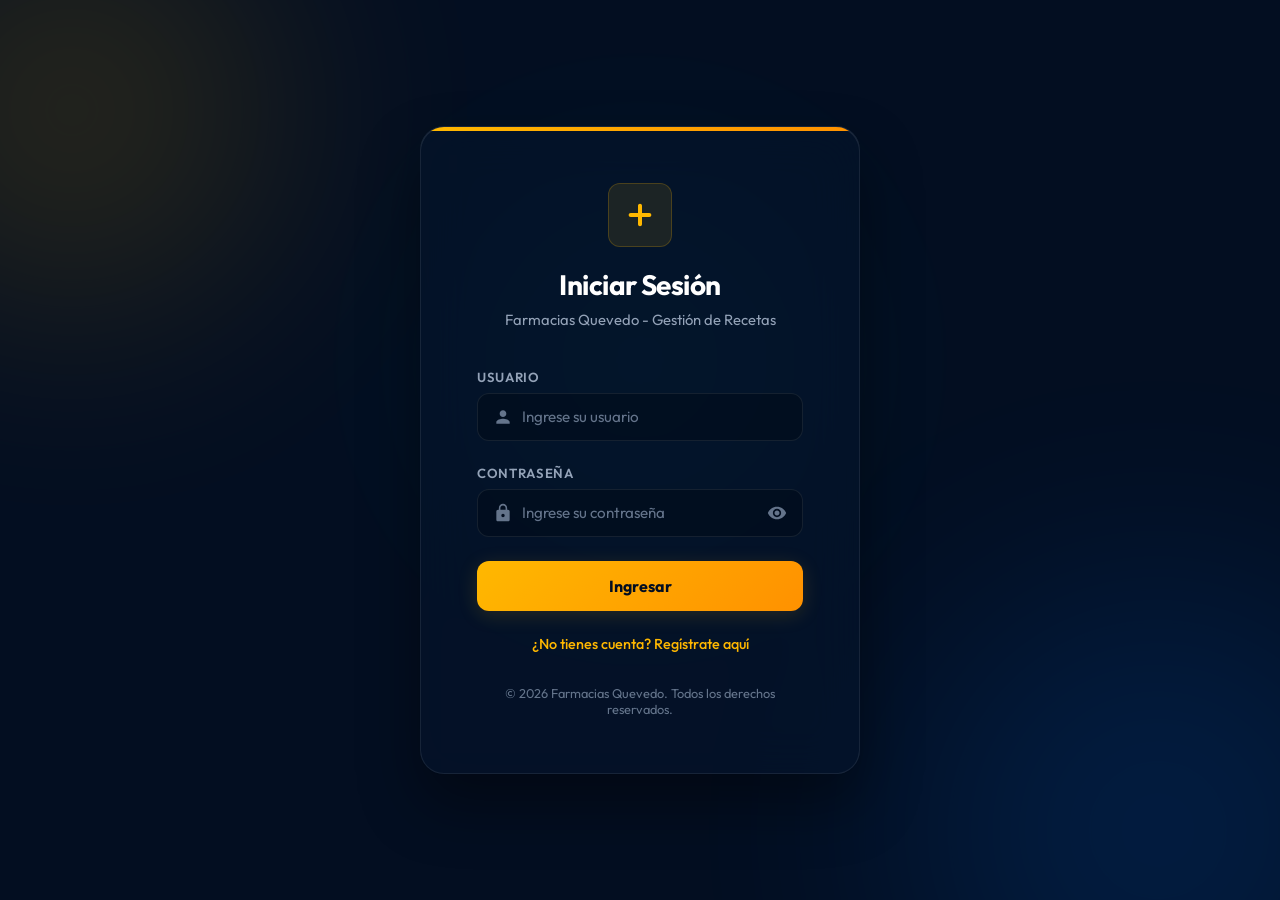
<file: RecetaMedica_Generico/despliegue_Cloud_functions/templates/login.html>
<!DOCTYPE html>
<html lang="es">
<head>
    <meta charset="UTF-8">
    <meta name="viewport" content="width=device-width, initial-scale=1.0">
    <title>Acceso al Portal Médico - Farmacias Quevedo</title>
    <!-- Google Fonts -->
    <link rel="preconnect" href="https://fonts.googleapis.com">
    <link rel="preconnect" href="https://fonts.gstatic.com" crossorigin>
    <link href="https://fonts.googleapis.com/css2?family=Outfit:wght@300;400;500;600;700&display=swap" rel="stylesheet">
    <style>
        :root {
            --bg: #030e21;
            --surface-bg: rgba(6, 21, 44, 0.65);
            --surface-border: rgba(255, 255, 255, 0.08);
            --surface-border-active: rgba(255, 184, 0, 0.5);
            --text-primary: #ffffff;
            --text-secondary: #94a3b8;
            --text-muted: #64748b;
            --accent: #ffb800;
            --accent-gradient: linear-gradient(135deg, #ffb800 0%, #ff9100 100%);
            --accent-glow: rgba(255, 184, 0, 0.15);
            --radius-lg: 24px;
            --radius-md: 12px;
            --transition-smooth: all 0.4s cubic-bezier(0.16, 1, 0.3, 1);
        }

        * {
            box-sizing: border-box;
            margin: 0;
            padding: 0;
            font-family: 'Outfit', sans-serif;
        }

        body {
            background-color: var(--bg);
            color: var(--text-primary);
            min-height: 100vh;
            display: flex;
            align-items: center;
            justify-content: center;
            padding: 1.5rem;
            overflow: hidden;
            position: relative;
        }

        /* Ambient background decoration */
        .ambient-blobs {
            position: absolute;
            top: 0;
            left: 0;
            right: 0;
            bottom: 0;
            z-index: 0;
            overflow: hidden;
            pointer-events: none;
        }

        .blob {
            position: absolute;
            border-radius: 50%;
            filter: blur(120px);
            opacity: 0.15;
            animation: float 20s infinite alternate ease-in-out;
        }

        .blob-1 {
            width: 400px;
            height: 400px;
            background: #ffb800;
            top: -10%;
            left: -10%;
        }

        .blob-2 {
            width: 500px;
            height: 500px;
            background: #0070f3;
            bottom: -20%;
            right: -10%;
            animation-delay: -5s;
        }

        .blob-3 {
            width: 300px;
            height: 300px;
            background: #00f2fe;
            top: 40%;
            left: 50%;
            transform: translate(-50%, -50%);
            opacity: 0.08;
            animation-duration: 25s;
        }

        @keyframes float {
            0% { transform: translateY(0) scale(1); }
            100% { transform: translateY(30px) scale(1.1); }
        }

        /* Login Container & Card */
        .login-container {
            position: relative;
            z-index: 10;
            width: 100%;
            max-width: 440px;
        }

        .login-card {
            background: var(--surface-bg);
            backdrop-filter: blur(24px);
            -webkit-backdrop-filter: blur(24px);
            border: 1px solid var(--surface-border);
            border-radius: var(--radius-lg);
            padding: clamp(2rem, 6vw, 3.5rem);
            box-shadow: 
                0 30px 60px rgba(0, 0, 0, 0.4),
                inset 0 1px 0 rgba(255, 255, 255, 0.1);
            position: relative;
            overflow: hidden;
            transition: var(--transition-smooth);
        }

        .login-card::before {
            content: '';
            position: absolute;
            top: 0;
            left: 0;
            right: 0;
            height: 4px;
            background: var(--accent-gradient);
        }

        .login-card:hover {
            border-color: var(--surface-border-active);
            box-shadow: 
                0 30px 60px rgba(255, 184, 0, 0.08),
                0 0 100px rgba(0, 0, 0, 0.5),
                inset 0 1px 0 rgba(255, 255, 255, 0.15);
        }

        /* Logo and Header */
        .header {
            margin-bottom: 2.5rem;
            text-align: center;
        }

        .logo-wrap {
            display: inline-flex;
            align-items: center;
            justify-content: center;
            width: 64px;
            height: 64px;
            background: rgba(255, 184, 0, 0.1);
            border-radius: var(--radius-md);
            margin-bottom: 1.25rem;
            border: 1px solid rgba(255, 184, 0, 0.2);
            transition: var(--transition-smooth);
        }

        .logo-wrap svg {
            width: 32px;
            height: 32px;
            fill: var(--accent);
        }

        .login-card:hover .logo-wrap {
            transform: scale(1.05) rotate(5deg);
            background: rgba(255, 184, 0, 0.15);
            border-color: var(--accent);
            box-shadow: 0 0 20px rgba(255, 184, 0, 0.25);
        }

        .title {
            font-size: 1.75rem;
            font-weight: 700;
            color: var(--text-primary);
            letter-spacing: -0.02em;
            margin-bottom: 0.5rem;
        }

        .subtitle {
            font-size: 0.925rem;
            color: var(--text-secondary);
            font-weight: 400;
        }

        /* Form Controls */
        .form-group {
            margin-bottom: 1.5rem;
            position: relative;
            text-align: left;
        }

        .form-group label {
            display: block;
            font-size: 0.825rem;
            font-weight: 600;
            color: var(--text-secondary);
            margin-bottom: 0.5rem;
            letter-spacing: 0.05em;
            text-transform: uppercase;
        }

        .input-wrapper {
            position: relative;
            display: flex;
            align-items: center;
        }

        .input-icon {
            position: absolute;
            left: 1rem;
            display: flex;
            align-items: center;
            justify-content: center;
            color: var(--text-muted);
            transition: var(--transition-smooth);
            pointer-events: none;
        }

        .input-icon svg {
            width: 20px;
            height: 20px;
            fill: currentColor;
        }

        .input-field {
            width: 100%;
            padding: 0.85rem 1rem 0.85rem 2.75rem;
            background: rgba(1, 10, 22, 0.5);
            border: 1px solid var(--surface-border);
            border-radius: var(--radius-md);
            color: var(--text-primary);
            font-size: 0.95rem;
            font-weight: 400;
            transition: var(--transition-smooth);
        }

        /* Padding adjustments for password showing eye */
        .input-field[type="password"],
        .input-field[type="text"].password-field {
            padding-right: 2.75rem;
        }

        .input-field::placeholder {
            color: var(--text-muted);
        }

        .input-field:focus {
            outline: none;
            border-color: var(--accent);
            background: rgba(1, 10, 22, 0.8);
            box-shadow: 
                0 0 0 4px rgba(255, 184, 0, 0.1),
                0 4px 12px rgba(0, 0, 0, 0.2);
        }

        .input-field:focus ~ .input-icon {
            color: var(--accent);
        }

        /* Password Toggle */
        .password-toggle {
            position: absolute;
            right: 1rem;
            background: none;
            border: none;
            cursor: pointer;
            color: var(--text-muted);
            padding: 0;
            display: flex;
            align-items: center;
            justify-content: center;
            transition: var(--transition-smooth);
        }

        .password-toggle:hover {
            color: var(--text-primary);
        }

        .password-toggle svg {
            width: 20px;
            height: 20px;
            fill: currentColor;
        }

        /* Button login */
        .btn-login {
            width: 100%;
            background: var(--accent-gradient);
            color: #030e21;
            border: none;
            padding: 0.95rem;
            font-size: 1rem;
            font-weight: 700;
            border-radius: var(--radius-md);
            cursor: pointer;
            transition: var(--transition-smooth);
            box-shadow: 0 4px 20px var(--accent-glow);
            margin-top: 1rem;
            display: flex;
            align-items: center;
            justify-content: center;
            gap: 0.5rem;
        }

        .btn-login:hover {
            transform: translateY(-2px);
            box-shadow: 
                0 8px 25px rgba(255, 184, 0, 0.35),
                0 0 20px rgba(255, 184, 0, 0.1);
            filter: brightness(1.05);
        }

        .btn-login:active {
            transform: translateY(0);
        }

        .btn-login:disabled {
            opacity: 0.7;
            cursor: not-allowed;
            transform: none;
            box-shadow: none;
        }

        /* Alerts */
        .error-banner {
            background: rgba(239, 68, 68, 0.1);
            border: 1px solid rgba(239, 68, 68, 0.2);
            color: #ef4444;
            font-size: 0.875rem;
            padding: 0.85rem 1rem;
            border-radius: var(--radius-md);
            margin-bottom: 1.5rem;
            display: none;
            align-items: center;
            gap: 0.75rem;
            animation: shake 0.4s ease-in-out;
        }

        .error-banner svg {
            width: 20px;
            height: 20px;
            fill: currentColor;
            flex-shrink: 0;
        }

        .success-banner {
            background: rgba(52, 211, 153, 0.1);
            border: 1px solid rgba(52, 211, 153, 0.2);
            color: #34d399;
            font-size: 0.875rem;
            padding: 0.85rem 1rem;
            border-radius: var(--radius-md);
            margin-bottom: 1.5rem;
            display: none;
            align-items: center;
            gap: 0.75rem;
        }

        .success-banner svg {
            width: 20px;
            height: 20px;
            fill: currentColor;
            flex-shrink: 0;
        }

        @keyframes shake {
            0%, 100% { transform: translateX(0); }
            20%, 60% { transform: translateX(-6px); }
            40%, 80% { transform: translateX(6px); }
        }

        /* Toggle Link */
        .mode-toggle-link {
            display: block;
            margin-top: 1.5rem;
            text-align: center;
            color: var(--accent);
            text-decoration: none;
            font-weight: 500;
            font-size: 0.9rem;
            transition: var(--transition-smooth);
        }

        .mode-toggle-link:hover {
            color: #ffd700;
            text-shadow: 0 0 8px rgba(255, 184, 0, 0.4);
        }

        /* Spinner animation */
        .spinner {
            width: 20px;
            height: 20px;
            border: 2px solid rgba(3, 14, 33, 0.3);
            border-top: 2px solid #030e21;
            border-radius: 50%;
            animation: spin 0.8s linear infinite;
            display: none;
        }

        @keyframes spin {
            0% { transform: rotate(0deg); }
            100% { transform: rotate(360deg); }
        }

        /* Footer info */
        .footer-info {
            margin-top: 2rem;
            font-size: 0.8rem;
            color: var(--text-muted);
            text-align: center;
        }
    </style>
</head>
<body>

<div class="ambient-blobs">
    <div class="blob blob-1"></div>
    <div class="blob blob-2"></div>
    <div class="blob blob-3"></div>
</div>

<div class="login-container">
    <div class="login-card">
        <div class="header">
            <div class="logo-wrap">
                <!-- Custom medical cross SVG -->
                <svg viewBox="0 0 24 24">
                    <path d="M19 10.5h-5.5V5c0-.83-.67-1.5-1.5-1.5s-1.5.67-1.5 1.5v5.5H5c-.83 0-1.5.67-1.5 1.5s.67 1.5 1.5 1.5h5.5V19c0 .83.67 1.5 1.5 1.5s1.5-.67 1.5-1.5v-5.5H19c.83 0 1.5-.67 1.5-1.5s-.67-1.5-1.5-1.5z"/>
                </svg>
            </div>
            <h1 class="title" id="pageTitle">Iniciar Sesión</h1>
            <p class="subtitle" id="pageSubtitle">Farmacias Quevedo - Gestión de Recetas</p>
        </div>

        <div id="loginError" class="error-banner">
            <svg viewBox="0 0 24 24">
                <path d="M12 2C6.48 2 2 6.48 2 12s4.48 10 10 10 10-4.48 10-10S17.52 2 12 2zm1 15h-2v-2h2v2zm0-4h-2V7h2v6z"/>
            </svg>
            <span id="errorMessageText">Usuario o contraseña incorrectos</span>
        </div>

        <div id="registerSuccess" class="success-banner">
            <svg viewBox="0 0 24 24">
                <path d="M9 16.17L4.83 12l-1.42 1.41L9 19 21 7l-1.41-1.41z"/>
            </svg>
            <span id="successMessageText">Registro completado con éxito.</span>
        </div>

        <form id="authForm">
            <div class="form-group">
                <label for="username">Usuario</label>
                <div class="input-wrapper">
                    <input type="text" id="username" required placeholder="Ingrese su usuario" autocomplete="username" class="input-field">
                    <span class="input-icon">
                        <!-- User icon SVG -->
                        <svg viewBox="0 0 24 24">
                            <path d="M12 12c2.21 0 4-1.79 4-4s-1.79-4-4-4-4 1.79-4 4 1.79 4 4 4zm0 2c-2.67 0-8 1.34-8 4v2h16v-2c0-2.66-5.33-4-8-4z"/>
                        </svg>
                    </span>
                </div>
            </div>

            <div class="form-group">
                <label for="password">Contraseña</label>
                <div class="input-wrapper">
                    <input type="password" id="password" required placeholder="Ingrese su contraseña" autocomplete="current-password" class="input-field">
                    <span class="input-icon">
                        <!-- Lock icon SVG -->
                        <svg viewBox="0 0 24 24">
                            <path d="M18 8h-1V6c0-2.76-2.24-5-5-5S7 3.24 7 6v2H6c-1.1 0-2 .9-2 2v10c0 1.1.9 2 2 2h12c1.1 0 2-.9 2-2V10c0-1.1-.9-2-2-2zm-6 9c-1.1 0-2-.9-2-2s.9-2 2-2 2 .9 2 2-.9 2-2 2zm3.1-9H8.9V6c0-1.71 1.39-3.1 3.1-3.1 1.71 0 3.1 1.39 3.1 3.1v2z"/>
                        </svg>
                    </span>
                    <button type="button" id="passwordToggle" class="password-toggle" aria-label="Mostrar contraseña">
                        <!-- Eye icon SVG -->
                        <svg id="eyeIcon" viewBox="0 0 24 24">
                            <path d="M12 4.5C7 4.5 2.73 7.61 1 12c1.73 4.39 6 7.5 11 7.5s9.27-3.11 11-7.5c-1.73-4.39-6-7.5-11-7.5zM12 17c-2.76 0-5-2.24-5-5s2.24-5 5-5 5 2.24 5 5-2.24 5-5 5zm0-8c-1.66 0-3 1.34-3 3s1.34 3 3 3 3-1.34 3-3-1.34-3-3-3z"/>
                        </svg>
                    </button>
                </div>
            </div>

            <button type="submit" class="btn-login" id="btnSubmit">
                <span class="spinner" id="btnSpinner"></span>
                <span id="btnText">Ingresar</span>
            </button>
        </form>

        <a href="#" id="toggleAuthMode" class="mode-toggle-link">¿No tienes cuenta? Regístrate aquí</a>

        <div class="footer-info">
            &copy; 2026 Farmacias Quevedo. Todos los derechos reservados.
        </div>
    </div>
</div>

<script>
    const authForm = document.getElementById('authForm');
    const loginError = document.getElementById('loginError');
    const errorMessageText = document.getElementById('errorMessageText');
    const registerSuccess = document.getElementById('registerSuccess');
    const successMessageText = document.getElementById('successMessageText');
    
    const pageTitle = document.getElementById('pageTitle');
    const btnSubmit = document.getElementById('btnSubmit');
    const btnSpinner = document.getElementById('btnSpinner');
    const btnText = document.getElementById('btnText');
    const toggleAuthMode = document.getElementById('toggleAuthMode');
    
    const passwordInput = document.getElementById('password');
    const passwordToggle = document.getElementById('passwordToggle');
    const eyeIcon = document.getElementById('eyeIcon');

    let isRegisterMode = false;

    // Toggle between Login and Register Mode
    toggleAuthMode.addEventListener('click', (e) => {
        e.preventDefault();
        isRegisterMode = !isRegisterMode;
        
        // Reset alert banners
        loginError.style.display = 'none';
        registerSuccess.style.display = 'none';
        
        // Clear fields
        document.getElementById('username').value = '';
        passwordInput.value = '';
        
        if (isRegisterMode) {
            pageTitle.textContent = 'Registrarse';
            btnText.textContent = 'Registrar Cuenta';
            toggleAuthMode.textContent = '¿Ya tienes cuenta? Inicia sesión';
        } else {
            pageTitle.textContent = 'Iniciar Sesión';
            btnText.textContent = 'Ingresar';
            toggleAuthMode.textContent = '¿No tienes cuenta? Regístrate aquí';
        }
    });

    // Toggle Password Visibility
    passwordToggle.addEventListener('click', () => {
        const isPassword = passwordInput.getAttribute('type') === 'password';
        passwordInput.setAttribute('type', isPassword ? 'text' : 'password');
        
        // Update SVG path for eye / eye-off
        if (isPassword) {
            // Eye off SVG path
            eyeIcon.innerHTML = '<path d="M12 7c-2.76 0-5 2.24-5 5 0 .65.13 1.26.36 1.82l2.92-2.92c-.17-.57-.28-1.17-.28-1.9 0-1.66 1.34-3 3-3 .73 0 1.33.11 1.9.28l2.92-2.92C13.26 7.13 12.65 7 12 7zm0 10c2.76 0 5-2.24 5-5 0-.65-.13-1.26-.36-1.82l-2.92 2.92c.17.57.28 1.17.28 1.9 0 1.66-1.34 3-3 3-.73 0-1.33-.11-1.9-.28l-2.92 2.92c.56.23 1.17.36 1.82.36zm10.73-5c-1.73-4.39-6-7.5-11-7.5-1.4 0-2.74.25-3.98.7l2.16 2.16C10.74 9.17 11.35 9 12 9c2.76 0 5 2.24 5 5 0 .65-.17 1.26-.5 1.82l2.16 2.16c.45-1.24.7-2.58.7-3.98 0-4.39-4.27-7.5-9.27-7.5zM2 4.27l2.28 2.28.46.46C3.08 8.3 1.78 10.02 1 12c1.73 4.39 6 7.5 11 7.5 1.55 0 3.03-.3 4.38-.84l.42.42L19.73 22 21 20.73 3.27 3 2 4.27zM7.53 9.8l1.55 1.55c-.05.21-.08.43-.08.65 0 1.66 1.34 3 3 3 .22 0 .44-.03.65-.08l1.55 1.55c-.67.33-1.41.53-2.2.53-2.76 0-5-2.24-5-5 0-.79.2-1.53.53-2.2z"/>';
            passwordInput.classList.add('password-field');
        } else {
            // Eye SVG path
            eyeIcon.innerHTML = '<path d="M12 4.5C7 4.5 2.73 7.61 1 12c1.73 4.39 6 7.5 11 7.5s9.27-3.11 11-7.5c-1.73-4.39-6-7.5-11-7.5zM12 17c-2.76 0-5-2.24-5-5s2.24-5 5-5 5 2.24 5 5-2.24 5-5 5zm0-8c-1.66 0-3 1.34-3 3s1.34 3 3 3 3-1.34 3-3-1.34-3-3-3z"/>';
            passwordInput.classList.remove('password-field');
        }
    });

    authForm.addEventListener('submit', async (e) => {
        e.preventDefault();
        loginError.style.display = 'none';
        registerSuccess.style.display = 'none';
        
        const username = document.getElementById('username').value.trim();
        const password = passwordInput.value;

        // Show spinner & disable button
        btnSubmit.disabled = true;
        btnSpinner.style.display = 'block';
        btnText.textContent = isRegisterMode ? 'Registrando...' : 'Verificando...';

        const formData = new FormData();
        const isServerless = window.location.port !== '8000' && window.location.port !== '8085';
        
        let targetUrl = isRegisterMode ? '/api/register' : '/api/login';
        if (isServerless) {
            formData.append('action', isRegisterMode ? 'register' : 'login');
            targetUrl = window.location.href;
        }

        formData.append('username', username);
        formData.append('password', password);

        try {
            const res = await fetch(targetUrl, {
                method: 'POST',
                body: formData
            });
            const data = await res.json();
            
            if (res.ok && data.status === 'success') {
                if (isRegisterMode) {
                    // Registration successful
                    registerSuccess.style.display = 'flex';
                    successMessageText.textContent = data.message || 'Registro completado con éxito. Ahora puede iniciar sesión.';
                    
                    // Switch back to login mode automatically
                    isRegisterMode = false;
                    pageTitle.textContent = 'Iniciar Sesión';
                    btnText.textContent = 'Ingresar';
                    toggleAuthMode.textContent = '¿No tienes cuenta? Regístrate aquí';
                    passwordInput.value = '';
                } else {
                    // Login successful
                    window.location.reload();
                }
            } else {
                loginError.style.display = 'flex';
                errorMessageText.textContent = data.message || 'Error al procesar la solicitud';
            }
        } catch (err) {
            loginError.style.display = 'flex';
            errorMessageText.textContent = 'Error de red al conectar con el servidor';
        } finally {
            btnSubmit.disabled = false;
            btnSpinner.style.display = 'none';
            if (!isRegisterMode) {
                btnText.textContent = 'Ingresar';
            } else {
                btnText.textContent = 'Registrar Cuenta';
            }
        }
    });
</script>
</body>
</html>
</file>
